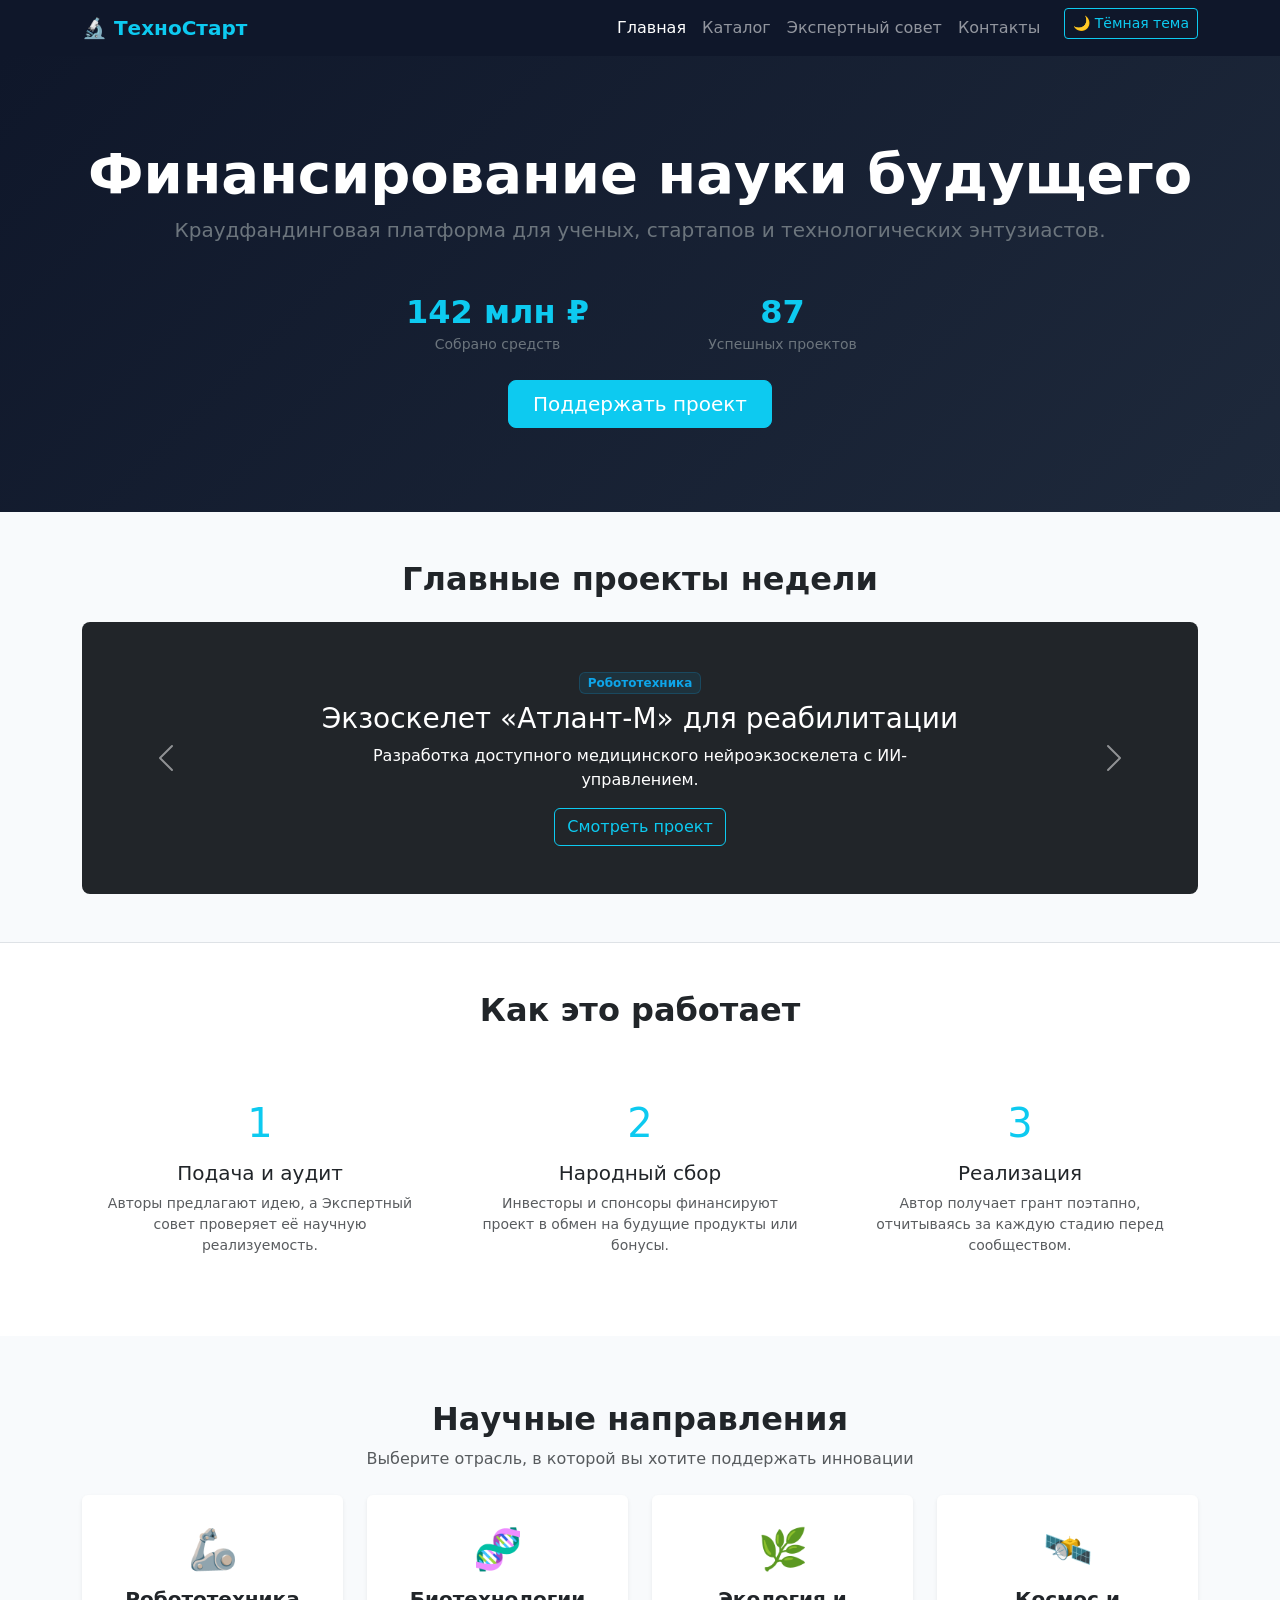
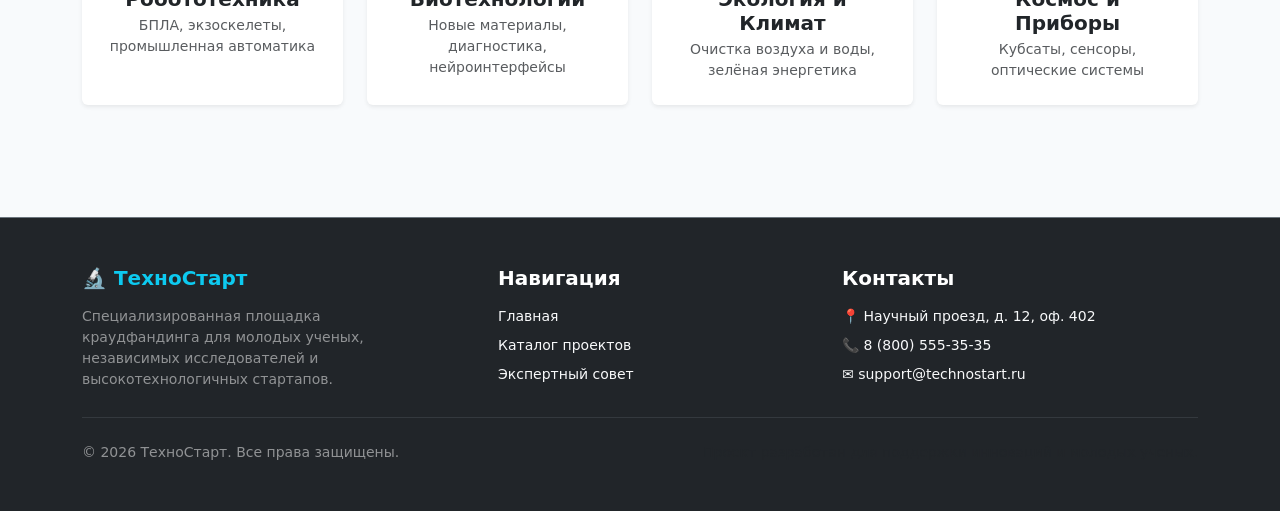
<file: index.html>
<!DOCTYPE html>
<html lang="ru">
<head>
    <meta charset="UTF-8">
    <meta name="viewport" content="width=device-width, initial-scale=1.0">
    <title>ТехноСтарт — Научный краудфандинг</title>
    <link href="https://cdn.jsdelivr.net/npm/bootstrap@5.3.3/dist/css/bootstrap.min.css" rel="stylesheet">
    <link rel="stylesheet" href="css/custom.css">
</head>
<body>
    <nav class="navbar navbar-expand-lg navbar-dark bg-dark sticky-top">
        <div class="container">
            <a class="navbar-brand fw-bold text-info" href="index.html">🔬 ТехноСтарт</a>
            <button class="navbar-toggler" type="button" data-bs-toggle="collapse" data-bs-target="#navbarNav">
                <span class="navbar-toggler-icon"></span>
            </button>
            <div class="collapse navbar-collapse" id="navbarNav">
                <ul class="navbar-nav ms-auto">
                    <li class="nav-item"><a class="nav-link active" href="index.html">Главная</a></li>
                    <li class="nav-item"><a class="nav-link" href="catalog.html">Каталог</a></li>
                    <li class="nav-item"><a class="nav-link" href="experts.html">Экспертный совет</a></li>
                    <li class="nav-item"><a class="nav-link" href="contacts.html">Контакты</a></li>
                    <li class="nav-item ms-lg-3 mt-2 mt-lg-0">
                    <button id="theme-toggle" class="btn btn-outline-info btn-sm" type="button" title="Сменить тему">
                    🌙 Тёмная тема
                    </button>
                </ul>
            </div>
        </div>
    </nav>

    <main>
        <section class="hero-section text-center">
            <div class="container py-4">
                <h1 class="display-4 fw-bold">Финансирование науки будущего</h1>
                <p class="lead text-muted-light text-secondary">Краудфандинговая платформа для ученых, стартапов и технологических энтузиастов.</p>
                <div class="row g-4 justify-content-center my-4">
                    <div class="col-6 col-md-3">
                        <h2 class="text-info fw-bold mb-0">142 млн ₽</h2>
                        <small class="text-secondary">Собрано средств</small>
                    </div>
                    <div class="col-6 col-md-3">
                        <h2 class="text-info fw-bold mb-0">87</h2>
                        <small class="text-secondary">Успешных проектов</small>
                    </div>
                </div>
                <a href="catalog.html" class="btn btn-info btn-lg text-white px-4">Поддержать проект</a>
            </div>
        </section>

        <section class="container my-5">
            <h2 class="text-center fw-bold mb-4">Главные проекты недели</h2>
            <div id="projectCarousel" class="carousel slide" data-bs-ride="carousel">
                <div class="carousel-inner bg-dark text-white rounded-3">
                    <div class="carousel-item active p-5 text-center">
                        <span class="badge badge-tech mb-2">Робототехника</span>
                        <h3>Экзоскелет «Атлант-М» для реабилитации</h3>
                        <p class="mx-auto style-desc" style="max-width: 600px;">Разработка доступного медицинского нейроэкзоскелета с ИИ-управлением.</p>
                        <a href="product1.html" class="btn btn-outline-info">Смотреть проект</a>
                    </div>
                    <div class="carousel-item p-5 text-center">
                        <span class="badge badge-tech mb-2">Биотехнологии</span>
                        <h3>Биоразлагаемый пластик из водорослей</h3>
                        <p class="mx-auto style-desc" style="max-width: 600px;">Создание упаковочного материала, исчезающего в почве за 14 дней.</p>
                        <a href="product2.html" class="btn btn-outline-info">Смотреть проект</a>
                    </div>
                </div>
                <button class="carousel-control-prev" type="button" data-bs-target="#projectCarousel" data-bs-slide="prev">
                    <span class="carousel-control-prev-icon"></span>
                </button>
                <button class="carousel-control-next" type="button" data-bs-target="#projectCarousel" data-bs-slide="next">
                    <span class="carousel-control-next-icon"></span>
                </button>
            </div>
        </section>

        <section class="bg-white py-5 border-top">
            <div class="container">
                <h2 class="text-center fw-bold mb-5">Как это работает</h2>
                <div class="row g-4 text-center">
                    <div class="col-md-4">
                        <div class="p-3">
                        <div class="fs-1 text-info mb-2">1</div>
                        <h5>Подача и аудит</h5>
                        <p class="text-muted small">Авторы предлагают идею, а Экспертный совет проверяет её научную реализуемость.</p>
                        </div>
                    </div>
                    <div class="col-md-4">
                        <div class="p-3">
                        <div class="fs-1 text-info mb-2">2</div>
                        <h5>Народный сбор</h5>
                        <p class="text-muted small">Инвесторы и спонсоры финансируют проект в обмен на будущие продукты или бонусы.</p>
                        </div>
                    </div>
                    <div class="col-md-4">
                        <div class="p-3">
                        <div class="fs-1 text-info mb-2">3</div>
                        <h5>Реализация</h5>
                        <p class="text-muted small">Автор получает грант поэтапно, отчитываясь за каждую стадию перед сообществом.</p>
                        </div>
                    </div>
                </div>
            </div>
        </section>

        <section class="container my-5 py-3">
            <h2 class="text-center fw-bold mb-2">Научные направления</h2>
            <p class="text-center text-muted mb-4">Выберите отрасль, в которой вы хотите поддержать инновации</p>
            <div class="row g-4">
                <div class="col-6 col-lg-3">
                    <a href="catalog.html" class="text-decoration-none">
                        <div class="card h-100 border-0 shadow-sm p-4 text-center project-card">
                        <div class="fs-1 mb-2">🦾</div>
                        <h5 class="fw-bold mb-1">Робототехника</h5>
                        <small class="text-muted">БПЛА, экзоскелеты, промышленная автоматика</small>
                        </div>
                    </a>
                </div>
                <div class="col-6 col-lg-3">
                    <a href="catalog.html" class="text-decoration-none">
                        <div class="card h-100 border-0 shadow-sm p-4 text-center project-card">
                        <div class="fs-1 mb-2">🧬</div>
                        <h5 class="fw-bold mb-1">Биотехнологии</h5>
                        <small class="text-muted">Новые материалы, диагностика, нейроинтерфейсы</small>
                        </div>
                    </a>
                </div>
                <div class="col-6 col-lg-3">
                    <a href="catalog.html" class="text-decoration-none">
                        <div class="card h-100 border-0 shadow-sm p-4 text-center project-card">
                        <div class="fs-1 mb-2">🌿</div>
                        <h5 class="fw-bold mb-1">Экология и Климат</h5>
                        <small class="text-muted">Очистка воздуха и воды, зелёная энергетика</small>
                        </div>
                    </a>
                </div>
                <div class="col-6 col-lg-3">
                    <a href="catalog.html" class="text-decoration-none">
                        <div class="card h-100 border-0 shadow-sm p-4 text-center project-card">
                        <div class="fs-1 mb-2">🛰️</div>
                        <h5 class="fw-bold mb-1">Космос и Приборы</h5>
                        <small class="text-muted">Кубсаты, сенсоры, оптические системы</small>
                        </div>
                    </a>
                </div>
            </div>
        </section>
    </main>
    <footer class="bg-dark text-white-50 py-5 mt-5 border-top border-secondary">
        <div class="container">
            <div class="row g-4 text-start">
                <div class="col-md-4">
                    <h5 class="text-info fw-bold mb-3">🔬 ТехноСтарт</h5>
                    <p class="small mb-0">Специализированная площадка краудфандинга для молодых ученых, независимых исследователей и высокотехнологичных стартапов.</p>
                </div>
                <div class="col-6 col-md-4 ps-md-5">
                    <h5 class="text-white fw-bold mb-3">Навигация</h5>
                    <ul class="list-unstyled small mb-0">
                        <li class="mb-2"><a href="index.html" class="link-light text-decoration-none">Главная</a></li>
                        <li class="mb-2"><a href="catalog.html" class="link-light text-decoration-none">Каталог проектов</a></li>
                        <li class="mb-2"><a href="experts.html" class="link-light text-decoration-none">Экспертный совет</a></li>
                    </ul>
                </div>
                <div class="col-6 col-md-4">
                    <h5 class="text-white fw-bold mb-3">Контакты</h5>
                    <ul class="list-unstyled small mb-0 text-light">
                        <li class="mb-2">📍 Научный проезд, д. 12, оф. 402</li>
                        <li class="mb-2">📞 8 (800) 555-35-35</li>
                        <li class="mb-2">✉️ <a href="mailto:support@technostart.ru" class="link-light text-decoration-none">support@technostart.ru</a></li>
                    </ul>
                </div>
            </div>
            <hr class="border-secondary my-4">
            <div class="d-flex flex-column flex-sm-row justify-content-between align-items-center small">
                <span class="mb-2 mb-sm-0">&copy; 2026 ТехноСтарт. Все права защищены.</span>
                <span class="text-muted text-center text-sm-end">Проект разработан для поддержки инноваций и молодых ученых.</span>
            </div>
        </div>
    </footer>
    <script
        src="https://cdn.jsdelivr.net/npm/bootstrap@5.3.3/dist/js/bootstrap.bundle.min.js">
    </script>
    <script src="js/main.js"></script>
</body>
</html>
</file>
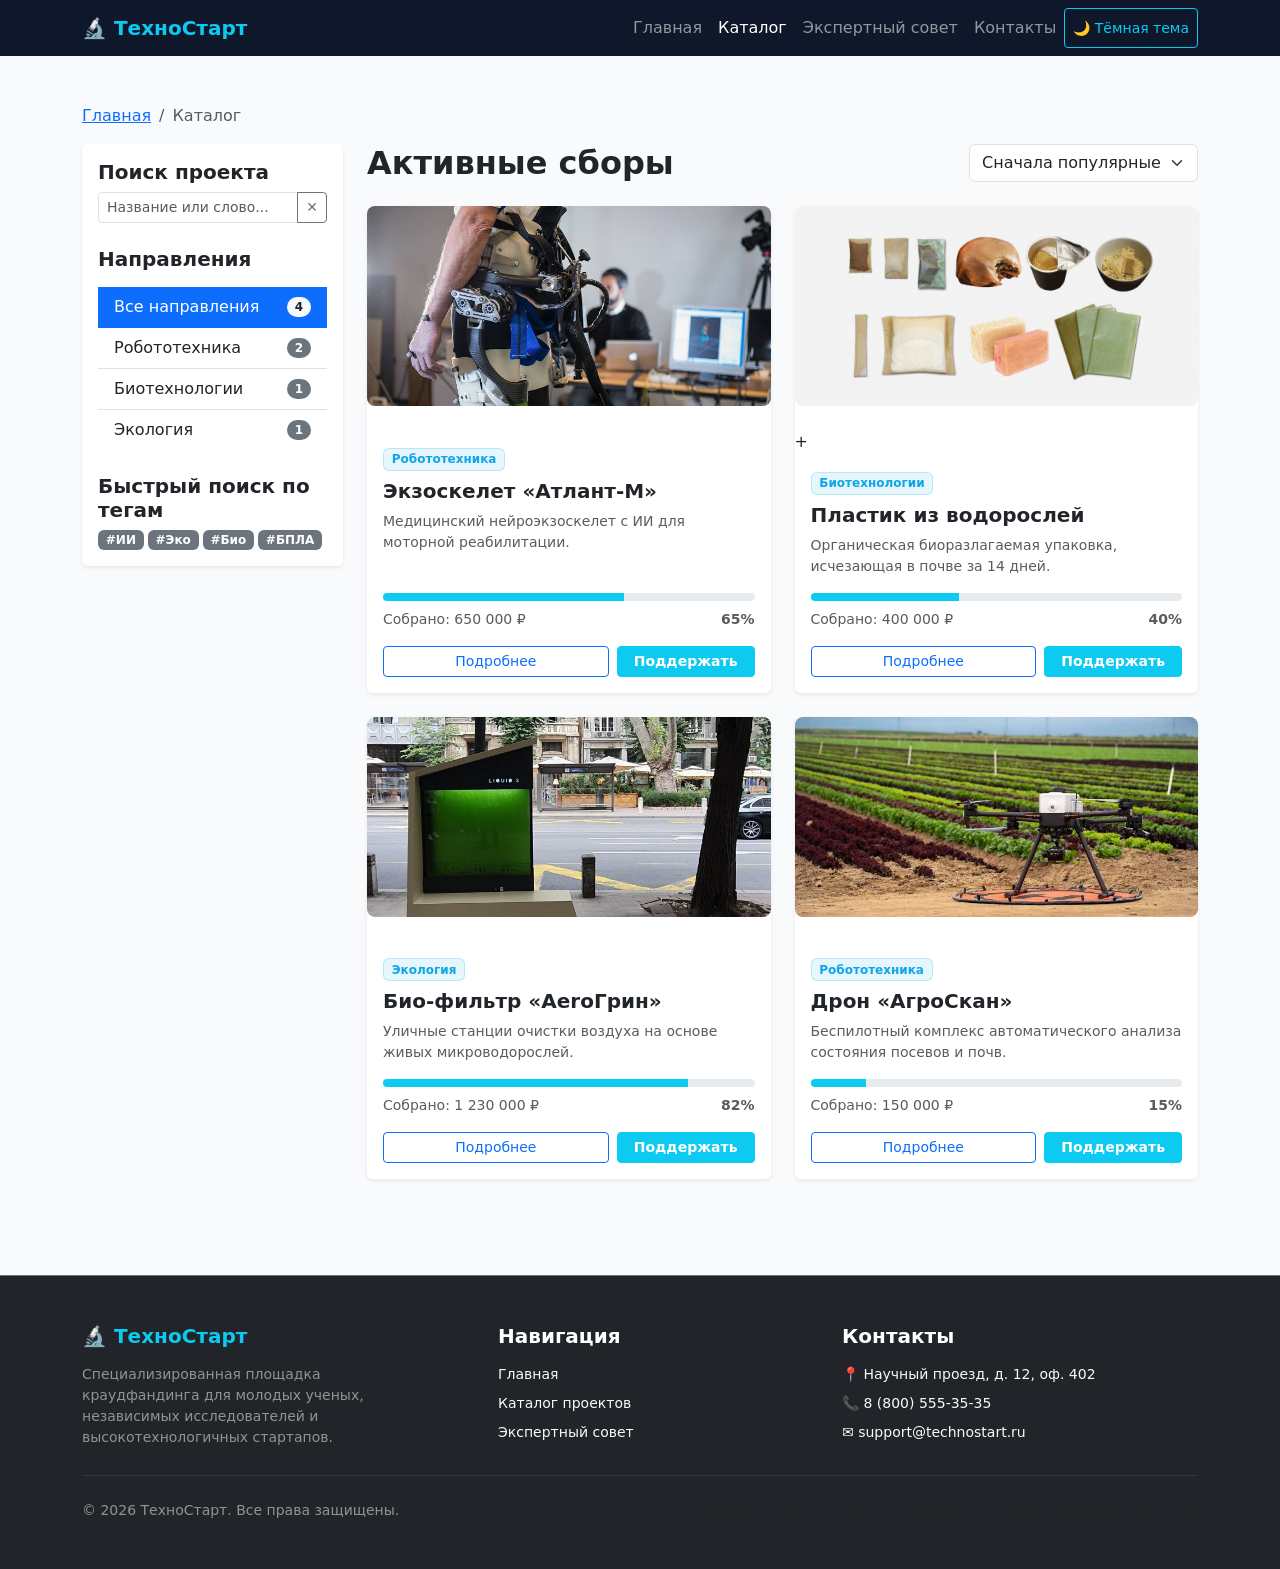
<file: catalog.html>
<!DOCTYPE html>
<html lang="ru">
<head>
    <meta charset="UTF-8">
    <meta name="viewport" content="width=device-width, initial-scale=1.0">
    <title>Каталог научных проектов — ТехноСтарт</title>
    <link href="https://cdn.jsdelivr.net/npm/bootstrap@5.3.3/dist/css/bootstrap.min.css" rel="stylesheet">
    <link rel="stylesheet" href="css/custom.css">
</head>
<body>
    <nav class="navbar navbar-expand-lg navbar-dark bg-dark sticky-top">
        <div class="container">
            <a class="navbar-brand fw-bold text-info" href="index.html">🔬 ТехноСтарт</a>
            <button class="navbar-toggler" type="button" data-bs-toggle="collapse" data-bs-target="#navbarNav">
                <span class="navbar-toggler-icon"></span>
            </button>
            <div class="collapse navbar-collapse" id="navbarNav">
                <ul class="navbar-nav ms-auto">
                    <li class="nav-item"><a class="nav-link" href="index.html">Главная</a></li>
                    <li class="nav-item"><a class="nav-link active" href="catalog.html">Каталог</a></li>
                    <li class="nav-item"><a class="nav-link" href="experts.html">Экспертный совет</a></li>
                    <li class="nav-item"><a class="nav-link" href="contacts.html">Контакты</a></li>
                    <button id="theme-toggle" class="btn btn-outline-info btn-sm" type="button" title="Сменить тему">
                        🌙 Тёмная тема
                    </button>
                </ul>
            </div>
        </div>
    </nav>

    <main class="container my-5">
        <nav aria-label="breadcrumb">
            <ol class="breadcrumb">
                <li class="breadcrumb-item"><a href="index.html">Главная</a></li>
                <li class="breadcrumb-item active"><a>Каталог</a></li>
        </nav>

        <div class="row g-4">
            <aside class="col-lg-3">
                <div class="card p-3 shadow-sm border-0 position-sticky" style="top: 90px;">
                <!-- Поле живого поиска -->
                    <h5 class="fw-bold mb-2">Поиск проекта</h5>
                    <div class="input-group mb-4">
                        <input type="search" id="project-search" class="form-control form-control-sm" placeholder="Название или слово...">
                        <button class="btn btn-outline-secondary btn-sm" type="button" id="clear-search" title="Сбросить">✕</button>
                    </div>

                    <h5 class="fw-bold mb-3">Направления</h5>
                    <div class="list-group list-group-flush mb-4">
                        <button class="list-group-item list-group-item-action d-flex justify-content-between align-items-center active">
                            Все направления <span class="badge bg-light text-dark rounded-pill">4</span>
                        </button>
                        <button class="list-group-item list-group-item-action d-flex justify-content-between align-items-center">
                            Робототехника <span class="badge bg-secondary rounded-pill">2</span>
                        </button>
                        <button class="list-group-item list-group-item-action d-flex justify-content-between align-items-center">
                            Биотехнологии <span class="badge bg-secondary rounded-pill">1</span>
                        </button>
                        <button class="list-group-item list-group-item-action d-flex justify-content-between align-items-center">
                            Экология <span class="badge bg-secondary rounded-pill">1</span>
                        </button>
                    </div>

                    <h5 class="fw-bold mb-2">Быстрый поиск по тегам</h5>
                    <div class="d-flex flex-wrap gap-1">
                        <span class="badge bg-secondary tag-badge" role="button">#ИИ</span>
                        <span class="badge bg-secondary tag-badge" role="button">#Эко</span>
                        <span class="badge bg-secondary tag-badge" role="button">#Био</span>
                        <span class="badge bg-secondary tag-badge" role="button">#БПЛА</span>
                    </div>
                </div>
            </aside>

        <section class="col-lg-9">
            <div class="d-flex justify-content-between align-items-center mb-4">
                <h2 class="fw-bold mb-0">Активные сборы</h2>
                <select class="form-select w-auto">
                    <option>Сначала популярные</option>
                    <option>По дате добавления</option>
                </select>
            </div>

            <!-- Сообщение, если ничего не найдено -->
            <div id="no-results-msg" class="alert alert-light text-center border mt-4 d-none">
            По вашему запросу проектов не найдено. Попробуйте изменить поисковый запрос или сбросить фильтры.
            </div>

            <div class="row row-cols-1 row-cols-md-2 g-4">
                <div class="col">
                    <div class="card h-100 border-0 shadow-sm project-card">
                        <img src="images/exoskeleton.jpg" class="img-fluid rounded-3 mb-4 card-img-top object-fit-cover" alt="Прототип экзоскелета Атлант-М">
                        <div class="card-body d-flex flex-column justify-content-between">
                            <div>
                                <span class="badge badge-tech mb-2">Робототехника</span>
                                <h5 class="card-title fw-bold">Экзоскелет «Атлант-М»</h5>
                                <p class="card-text text-muted small">Медицинский нейроэкзоскелет с ИИ для моторной реабилитации.</p>
                            </div>
                            <div class="mt-3">
                                <div class="progress mb-2" style="height: 8px;">
                                    <div class="progress-bar bg-info" style="width: 65%"></div>
                                </div>
                                <div class="d-flex justify-content-between text-muted small mb-3">
                                    <span>Собрано: 650 000 ₽</span>
                                    <strong>65%</strong>
                                </div>
                                <div class="d-flex gap-2">
                                    <a href="product1.html" class="btn btn-outline-primary btn-sm flex-grow-1">Подробнее</a>
                                    <button class="btn btn-info btn-sm text-white fw-bold px-3" data-bs-toggle="modal" data-bs-target="#quickSupportModal">Поддержать</button>
                                </div>
                            </div>
                        </div>
                    </div>
                </div>

                <div class="col">
                    <div class="card h-100 border-0 shadow-sm project-card">
                        <img src="images/plastic.jpg" class="img-fluid rounded-3 mb-4 card-img-top object-fit-cover" alt="Пластик из водорослей">+
                        <div class="card-body d-flex flex-column justify-content-between">
                            <div>
                                <span class="badge badge-tech mb-2">Биотехнологии</span>
                                <h5 class="card-title fw-bold">Пластик из водорослей</h5>
                                <p class="card-text text-muted small">Органическая биоразлагаемая упаковка, исчезающая в почве за 14 дней.</p>
                            </div>
                            <div class="mt-3">
                                <div class="progress mb-2" style="height: 8px;">
                                    <div class="progress-bar bg-info" style="width: 40%"></div>
                                </div>
                                <div class="d-flex justify-content-between text-muted small mb-3">
                                    <span>Собрано: 400 000 ₽</span>
                                    <strong>40%</strong>
                                </div>
                                <div class="d-flex gap-2">
                                    <a href="product2.html" class="btn btn-outline-primary btn-sm flex-grow-1">Подробнее</a>
                                    <button class="btn btn-info btn-sm text-white fw-bold px-3" data-bs-toggle="modal" data-bs-target="#quickSupportModal">Поддержать</button>
                                </div>
                            </div>
                        </div>
                    </div>
                </div>

                <div class="col">
                    <div class="card h-100 border-0 shadow-sm project-card">
                        <img src="images/aerogreen.jpg" class="img-fluid rounded-3 mb-4 card-img-top object-fit-cover" alt="Био-фильтр «AeroГрин»">
                        <div class="card-body d-flex flex-column justify-content-between">
                            <div>
                                <span class="badge badge-tech mb-2">Экология</span>
                                <h5 class="card-title fw-bold">Био-фильтр «AeroГрин»</h5>
                                <p class="card-text text-muted small">Уличные станции очистки воздуха на основе живых микроводорослей.</p>
                            </div>
                            <div class="mt-3">
                                <div class="progress mb-2" style="height: 8px;">
                                    <div class="progress-bar bg-info" style="width: 82%"></div>
                                </div>
                                <div class="d-flex justify-content-between text-muted small mb-3">
                                    <span>Собрано: 1 230 000 ₽</span>
                                    <strong>82%</strong>
                                </div>
                                <div class="d-flex gap-2">
                                    <a href="product3.html" class="btn btn-outline-primary btn-sm flex-grow-1">Подробнее</a>
                                    <button class="btn btn-info btn-sm text-white fw-bold px-3" data-bs-toggle="modal" data-bs-target="#quickSupportModal">Поддержать</button>
                                </div>
                            </div>
                        </div>
                    </div>
                </div>

                <div class="col">
                    <div class="card h-100 border-0 shadow-sm project-card">
                        <img src="images/agroscan.jpg" class="img-fluid rounded-3 mb-4 card-img-top object-fit-cover" alt="Дрон «АгроСкан»">
                        <div class="card-body d-flex flex-column justify-content-between">
                            <div>
                                <span class="badge badge-tech mb-2">Робототехника</span>
                                <h5 class="card-title fw-bold">Дрон «АгроСкан»</h5>
                                <p class="card-text text-muted small">Беспилотный комплекс автоматического анализа состояния посевов и почв.</p>
                            </div>
                            <div class="mt-3">
                                <div class="progress mb-2" style="height: 8px;">
                                    <div class="progress-bar bg-info" style="width: 15%"></div>
                                </div>
                                <div class="d-flex justify-content-between text-muted small mb-3">
                                    <span>Собрано: 150 000 ₽</span>
                                    <strong>15%</strong>
                                </div>
                                <div class="d-flex gap-2">
                                    <a href="product4.html" class="btn btn-outline-primary btn-sm flex-grow-1">Подробнее</a>
                                    <button class="btn btn-info btn-sm text-white fw-bold px-3" data-bs-toggle="modal" data-bs-target="#quickSupportModal">Поддержать</button>
                                </div>
                            </div>
                        </div>
                    </div>
                </div>
            </div>
        </section>
  </main>

  <!-- Модальное окно быстрой поддержки -->
  <div class="modal fade" id="quickSupportModal" tabindex="-1">
    <div class="modal-dialog">
      <div class="modal-content">
        <div class="modal-header">
          <h5 class="modal-title fw-bold">Быстрая поддержка проекта</h5>
          <button type="button" class="btn-close" data-bs-close="modal"></button>
        </div>
        <div class="modal-body">
          <form>
            <div class="mb-3">
              <label class="form-label">Сумма взноса (₽)</label>
              <input type="number" class="form-value form-control" value="1000">
            </div>
            <div class="mb-3">
              <label class="form-label">Ваше имя (или анонимно)</label>
              <input type="text" class="form-value form-control" placeholder="Иван И.">
            </div>
            <div class="form-check mb-3">
              <input type="checkbox" class="form-check-input" id="termsCheck">
              <label class="form-check-label small" for="termsCheck">Согласен с правилами платформы</label>
            </div>
            <button type="submit" class="btn btn-info w-100 text-white">Перейти к оплате</button>
          </form>
        </div>
      </div>
    </div>
  </div>

    <footer class="bg-dark text-white-50 py-5 mt-5 border-top border-secondary">
        <div class="container">
            <div class="row g-4 text-start">
                <div class="col-md-4">
                    <h5 class="text-info fw-bold mb-3">🔬 ТехноСтарт</h5>
                    <p class="small mb-0">Специализированная площадка краудфандинга для молодых ученых, независимых исследователей и высокотехнологичных стартапов.</p>
                </div>
                <div class="col-6 col-md-4 ps-md-5">
                    <h5 class="text-white fw-bold mb-3">Навигация</h5>
                    <ul class="list-unstyled small mb-0">
                        <li class="mb-2"><a href="index.html" class="link-light text-decoration-none">Главная</a></li>
                        <li class="mb-2"><a href="catalog.html" class="link-light text-decoration-none">Каталог проектов</a></li>
                        <li class="mb-2"><a href="experts.html" class="link-light text-decoration-none">Экспертный совет</a></li>
                    </ul>
                </div>
                <div class="col-6 col-md-4">
                    <h5 class="text-white fw-bold mb-3">Контакты</h5>
                    <ul class="list-unstyled small mb-0 text-light">
                        <li class="mb-2">📍 Научный проезд, д. 12, оф. 402</li>
                        <li class="mb-2">📞 8 (800) 555-35-35</li>
                        <li class="mb-2">✉️ <a href="mailto:support@technostart.ru" class="link-light text-decoration-none">support@technostart.ru</a></li>
                    </ul>
                </div>
            </div>
            <hr class="border-secondary my-4">
            <div class="d-flex flex-column flex-sm-row justify-content-between align-items-center small">
                <span class="mb-2 mb-sm-0">&copy; 2026 ТехноСтарт. Все права защищены.</span>
                <span class="text-muted text-center text-sm-end">Проект разработан для поддержки инноваций и молодых ученых.</span>
            </div>
        </div>
    </footer>

    <script src="https://cdn.jsdelivr.net/npm/bootstrap@5.3.3/dist/js/bootstrap.bundle.min.js"></script>
    <script src="js/main.js"></script>
</body>
</html>
</file>
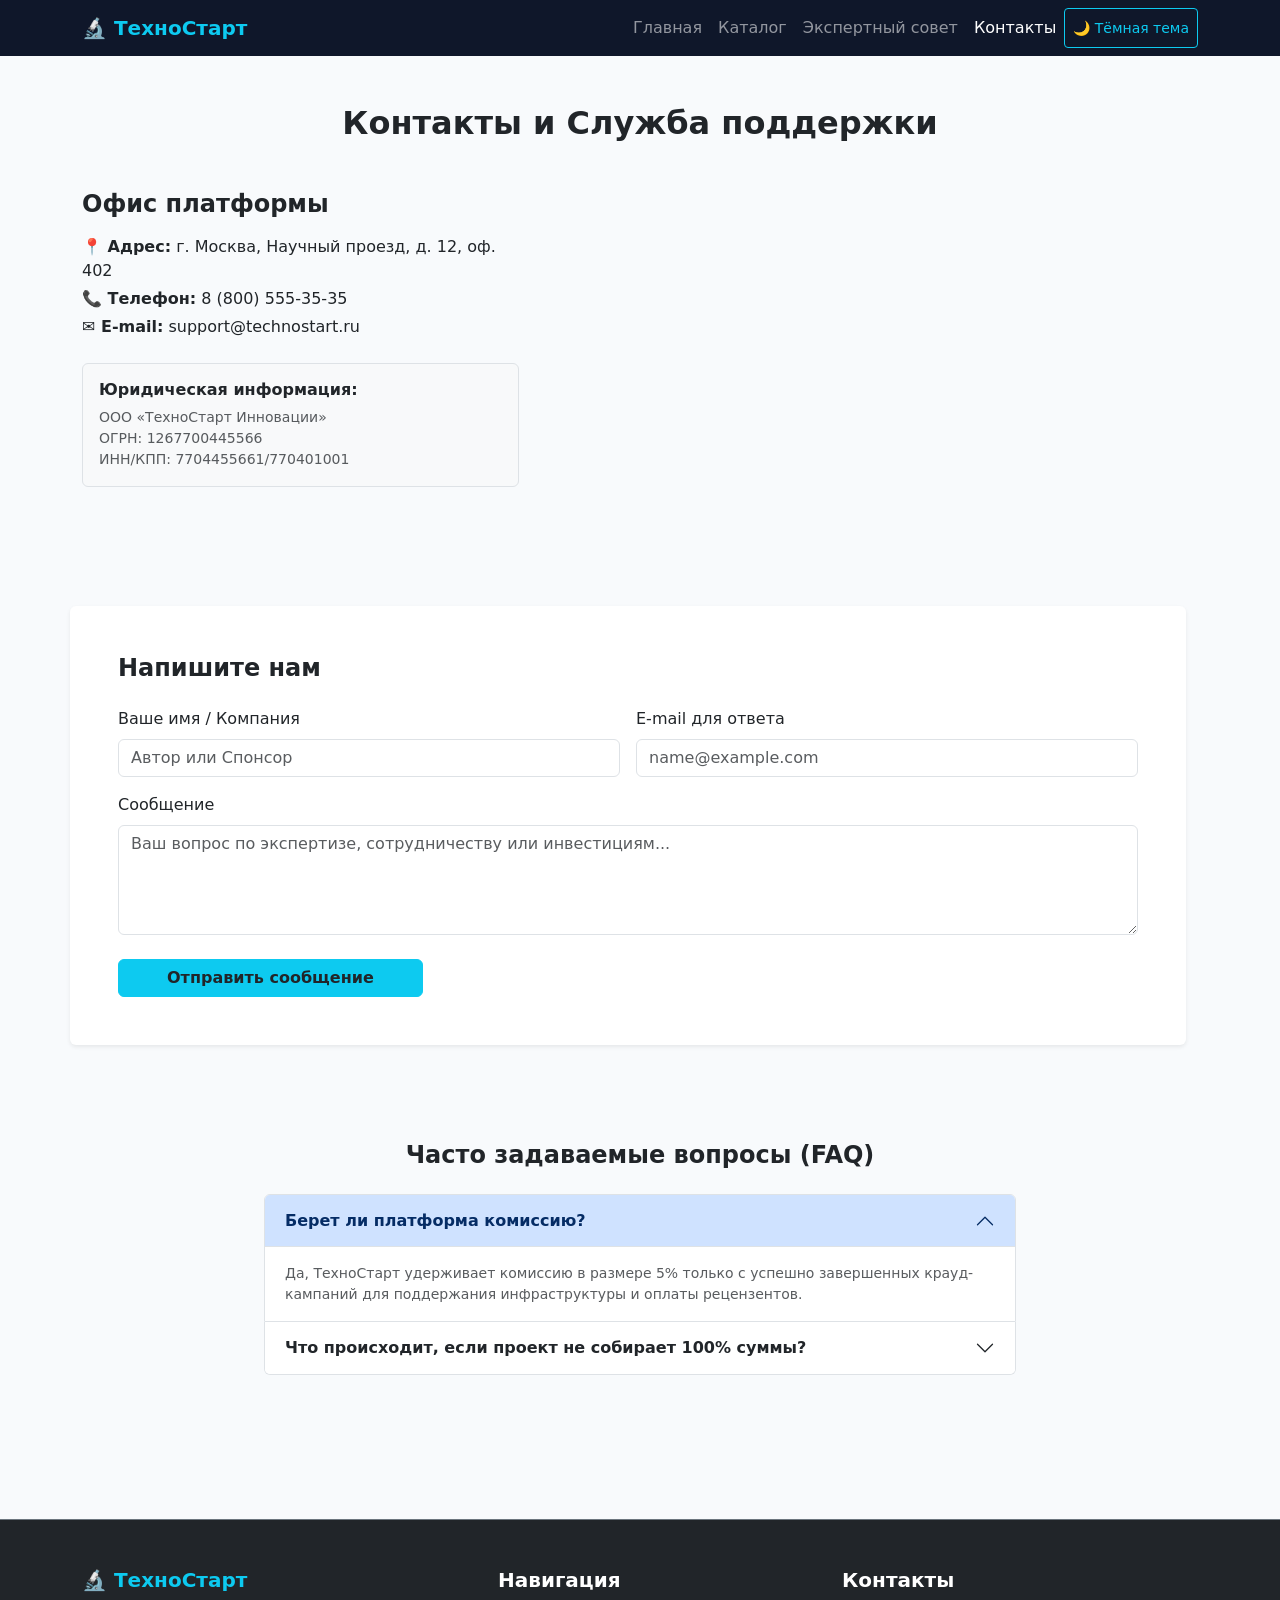
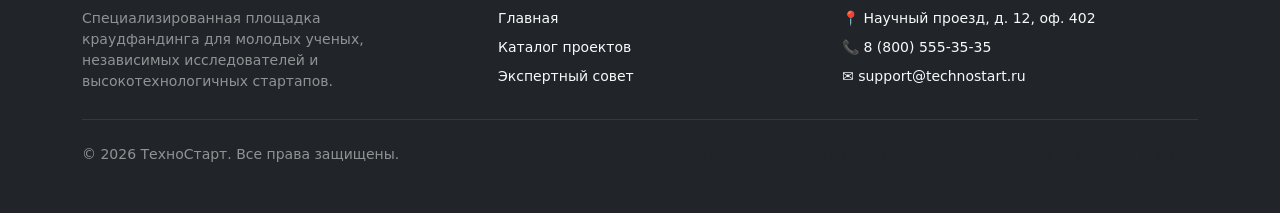
<file: contacts.html>
<!DOCTYPE html>
<html lang="ru">
<head>
    <meta charset="UTF-8">
    <meta name="viewport" content="width=device-width, initial-scale=1.0">
    <title>Контакты — ТехноСтарт</title>
    <link href="https://cdn.jsdelivr.net/npm/bootstrap@5.3.3/dist/css/bootstrap.min.css" rel="stylesheet">
    <link rel="stylesheet" href="css/custom.css">
</head>
<body>
    <nav class="navbar navbar-expand-lg navbar-dark bg-dark sticky-top">
        <div class="container">
            <a class="navbar-brand fw-bold text-info" href="index.html">🔬 ТехноСтарт</a>
            <button class="navbar-toggler" type="button" data-bs-toggle="collapse" data-bs-target="#navbarNav">
                <span class="navbar-toggler-icon"></span>
            </button>
            <div class="collapse navbar-collapse" id="navbarNav">
                <ul class="navbar-nav ms-auto">
                    <li class="nav-item"><a class="nav-link" href="index.html">Главная</a></li>
                    <li class="nav-item"><a class="nav-link" href="catalog.html">Каталог</a></li>
                    <li class="nav-item"><a class="nav-link" href="experts.html">Экспертный совет</a></li>
                    <li class="nav-item"><a class="nav-link active" href="contacts.html">Контакты</a></li>
                    <button id="theme-toggle" class="btn btn-outline-info btn-sm" type="button" title="Сменить тему">
                        🌙 Тёмная тема
                    </button>
                </ul>
            </div>
        </div>
    </nav>

    <main class="container my-5">
        <h2 class="fw-bold text-center mb-5">Контакты и Служба поддержки</h2>

        <div class="row g-5 mb-5">
            <div class="col-lg-5">
                <h4 class="fw-bold mb-3">Офис платформы</h4>
                <p class="mb-1"><strong>📍 Адрес:</strong> г. Москва, Научный проезд, д. 12, оф. 402</p>
                <p class="mb-1"><strong>📞 Телефон:</strong> 8 (800) 555-35-35</p>
                <p class="mb-4"><strong>✉️ E-mail:</strong> support@technostart.ru</p>

                <div class="p-3 bg-light rounded border text-muted small">
                <h6 class="fw-bold text-dark mb-2">Юридическая информация:</h6>
                ООО «ТехноСтарт Инновации»<br>
                ОГРН: 1267700445566<br>
                ИНН/КПП: 7704455661/770401001
            </div>
        </div>
        <div class="col-12 col-lg-7">
            <div class="sim-card p-2 rounded h-100">
                <div class="ratio ratio-16x9 h-100" style="min-height: 400px;">
                    <iframe 
                    src="https://yandex.ru/map-widget/v1/?ll=37.554313%2C55.656778&z=15&pt=37.554313,55.656423,pm2rdm"
                    style="border:0; border-radius: 6px;" 
                    allowfullscreen="true" 
                    loading="lazy">
                    </iframe>
                </div>
            </div>
        </div>
        <div class="row mb-5">
            <div class="col-12">
                <div class="card p-4 p-md-5 border-0 shadow-sm">
                    <h4 class="fw-bold mb-4">Напишите нам</h4>
                    <form id="contact-form">
                        <div class="row g-3 mb-3">
                            <div class="col-md-6">
                                <label class="form-label">Ваше имя / Компания</label>
                                <input type="text" class="form-control" required placeholder="Автор или Спонсор">
                            </div>
                            <div class="col-md-6">
                                <label class="form-label">E-mail для ответа</label>
                                <input type="email" class="form-control" required placeholder="name@example.com">
                            </div>
                        </div>
                        <div class="mb-4">
                            <label class="form-label">Сообщение</label>
                            <textarea class="form-control" rows="4" required placeholder="Ваш вопрос по экспертизе, сотрудничеству или инвестициям..."></textarea>
                        </div>
                        <div id="contact-success-alert" class="alert alert-success alert-dismissible fade show d-none" role="alert">
                            <strong>✅ Обращение отправлено!</strong> Мы получили ваше сообщение и ответим на указанный E-mail в течение 24 часов.
                            <button type="button" class="btn-close" data-bs-dismiss="alert" aria-label="Закрыть"></button>
                        </div>
                        <button type="submit" class="btn btn-info text-dark fw-bold px-5">Отправить сообщение</button>
                    </form>
                    </div>
            </div>
        </div>

        <section class="mt-5" style="max-width: 800px; margin: 0 auto;">
            <h4 class="fw-bold text-center mb-4">Часто задаваемые вопросы (FAQ)</h4>
            <div class="accordion" id="faqAccordion">
                <div class="accordion-item">
                    <h2 class="accordion-header">
                        <button class="accordion-button fw-bold" type="button" data-bs-toggle="collapse" data-bs-target="#faq1">
                            Берет ли платформа комиссию?
                        </button>
                    </h2>
                    <div id="faq1" class="accordion-collapse collapse show" data-bs-parent="#faqAccordion">
                        <div class="accordion-body text-muted small">
                            Да, ТехноСтарт удерживает комиссию в размере 5% только с успешно завершенных крауд-кампаний для поддержания инфраструктуры и оплаты рецензентов.
                        </div>
                    </div>
                </div>
                <div class="accordion-item">
                    <h2 class="accordion-header">
                        <button class="accordion-button collapsed fw-bold" type="button" data-bs-toggle="collapse" data-bs-target="#faq2">
                            Что происходит, если проект не собирает 100% суммы?
                        </button>
                    </h2>
                <div id="faq2" class="accordion-collapse collapse" data-bs-parent="#faqAccordion">
                    <div class="accordion-body text-muted small">
                        Если проект не набирает минимальный целевой порог реализации, все собранные средства в полном объеме автоматически возвращаются на счета спонсоров.
                    </div>
                </div>
                </div>
            </div>
        </section>
    </main>

    <footer class="bg-dark text-white-50 py-5 mt-5 border-top border-secondary">
        <div class="container">
            <div class="row g-4 text-start">
                <div class="col-md-4">
                    <h5 class="text-info fw-bold mb-3">🔬 ТехноСтарт</h5>
                    <p class="small mb-0">Специализированная площадка краудфандинга для молодых ученых, независимых исследователей и высокотехнологичных стартапов.</p>
                </div>
                <div class="col-6 col-md-4 ps-md-5">
                    <h5 class="text-white fw-bold mb-3">Навигация</h5>
                    <ul class="list-unstyled small mb-0">
                        <li class="mb-2"><a href="index.html" class="link-light text-decoration-none">Главная</a></li>
                        <li class="mb-2"><a href="catalog.html" class="link-light text-decoration-none">Каталог проектов</a></li>
                        <li class="mb-2"><a href="experts.html" class="link-light text-decoration-none">Экспертный совет</a></li>
                    </ul>
                </div>
                <div class="col-6 col-md-4">
                    <h5 class="text-white fw-bold mb-3">Контакты</h5>
                    <ul class="list-unstyled small mb-0 text-light">
                        <li class="mb-2">📍 Научный проезд, д. 12, оф. 402</li>
                        <li class="mb-2">📞 8 (800) 555-35-35</li>
                        <li class="mb-2">✉️ <a href="mailto:support@technostart.ru" class="link-light text-decoration-none">support@technostart.ru</a></li>
                    </ul>
                </div>
            </div>
            <hr class="border-secondary my-4">
            <div class="d-flex flex-column flex-sm-row justify-content-between align-items-center small">
                <span class="mb-2 mb-sm-0">&copy; 2026 ТехноСтарт. Все права защищены.</span>
                <span class="text-muted text-center text-sm-end">Проект разработан для поддержки инноваций и молодых ученых.</span>
            </div>
        </div>
    </footer>
    <script src="https://cdn.jsdelivr.net/npm/bootstrap@5.3.3/dist/js/bootstrap.bundle.min.js"></script>
    <script src="js/main.js"></script>
</body>
</html>
</file>
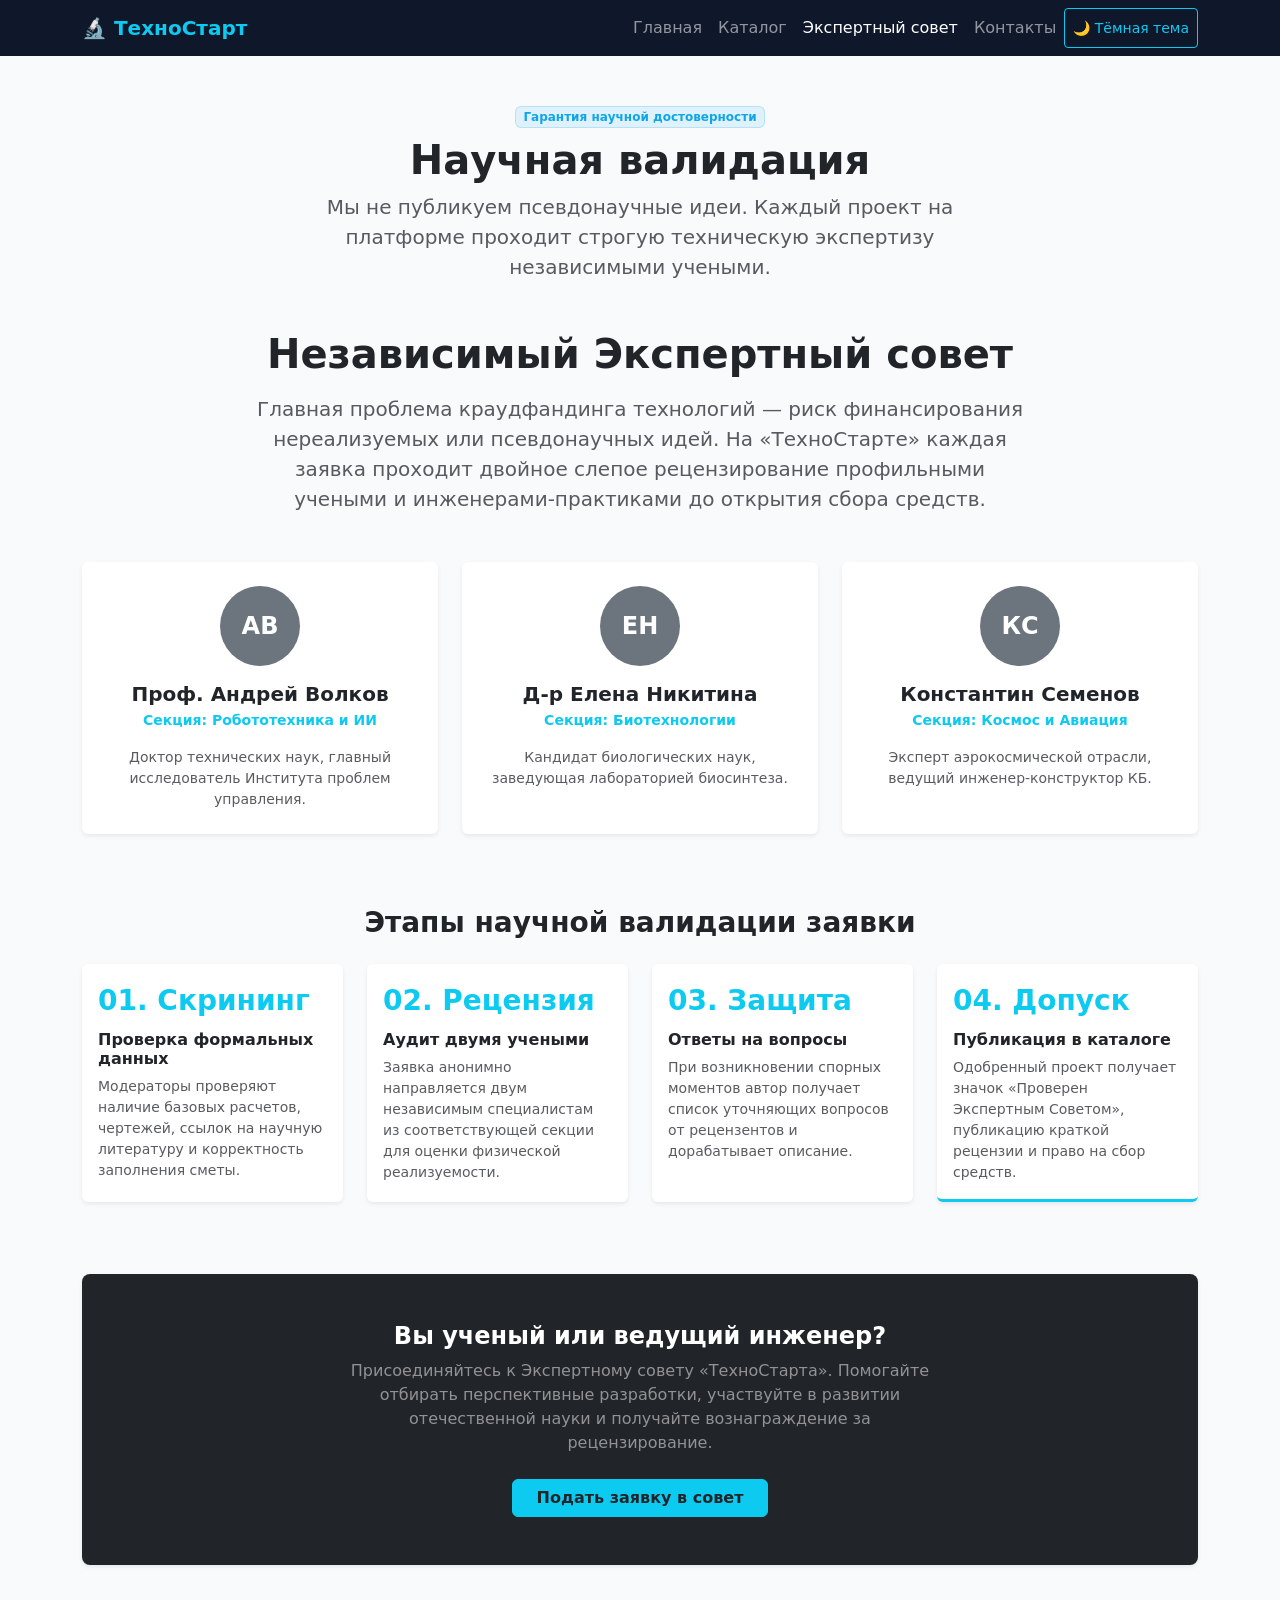
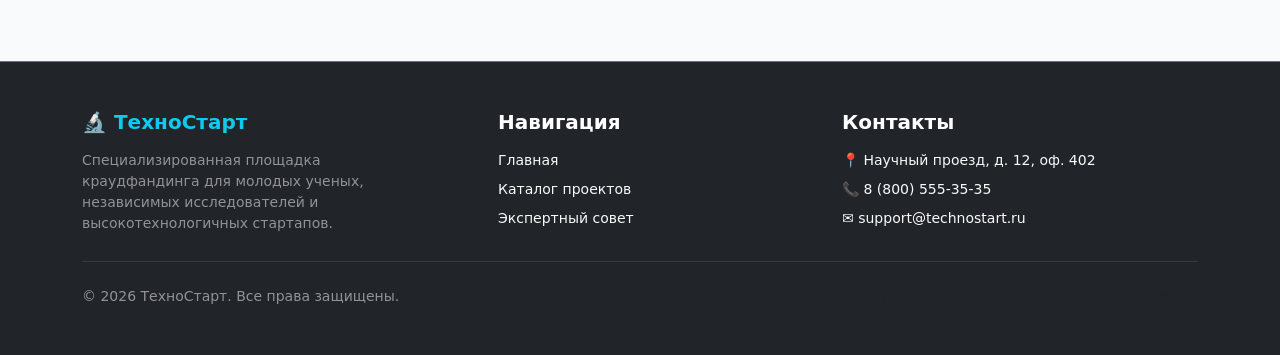
<file: experts.html>
<!DOCTYPE html>
<html lang="ru">
<head>
    <meta charset="UTF-8">
    <meta name="viewport" content="width=device-width, initial-scale=1.0">
    <title>Экспертный совет — ТехноСтарт</title>
    <link href="https://cdn.jsdelivr.net/npm/bootstrap@5.3.3/dist/css/bootstrap.min.css" rel="stylesheet">
    <link rel="stylesheet" href="css/custom.css">
</head>
<body>
    <nav class="navbar navbar-expand-lg navbar-dark bg-dark sticky-top">
        <div class="container">
            <a class="navbar-brand fw-bold text-info" href="index.html">🔬 ТехноСтарт</a>
            <button class="navbar-toggler" type="button" data-bs-toggle="collapse" data-bs-target="#navbarNav">
                <span class="navbar-toggler-icon"></span>
            </button>
            <div class="collapse navbar-collapse" id="navbarNav">
                <ul class="navbar-nav ms-auto">
                    <li class="nav-item"><a class="nav-link" href="index.html">Главная</a></li>
                    <li class="nav-item"><a class="nav-link" href="catalog.html">Каталог</a></li>
                    <li class="nav-item"><a class="nav-link active" href="experts.html">Экспертный совет</a></li>
                    <li class="nav-item"><a class="nav-link" href="contacts.html">Контакты</a></li>
                    <button id="theme-toggle" class="btn btn-outline-info btn-sm" type="button" title="Сменить тему">
                        🌙 Тёмная тема
                    </button>
                </ul>
            </div>
        </div>
    </nav>

    <main class="container my-5">
        <div class="text-center mb-5" style="max-width: 700px; margin: 0 auto;">
            <span class="badge badge-tech mb-2">Гарантия научной достоверности</span>
            <h1 class="fw-bold">Научная валидация</h1>
            <p class="lead text-muted">Мы не публикуем псевдонаучные идеи. Каждый проект на платформе проходит строгую техническую экспертизу независимыми учеными.</p>
        </div>
        <div class="text-center mb-5 mx-auto" style="max-width: 780px;">
            <h1 class="fw-bold mb-3">Независимый Экспертный совет</h1>
            <p class="lead text-muted">
                Главная проблема краудфандинга технологий — риск финансирования нереализуемых или псевдонаучных идей. 
                На «ТехноСтарте» каждая заявка проходит двойное слепое рецензирование профильными учеными и инженерами-практиками до открытия сбора средств.
            </p>
        </div>
        <div class="row row-cols-1 row-cols-md-3 g-4 mb-5">
            <div class="col">
                <div class="card h-100 text-center border-0 shadow-sm p-4">
                <div class="rounded-circle bg-secondary text-white mx-auto mb-3 d-flex align-items-center justify-content-center fw-bold" style="width: 80px; height: 80px; font-size: 1.5rem;">АВ</div>
                <h5 class="fw-bold mb-1">Проф. Андрей Волков</h5>
                <small class="text-info mb-3 d-block fw-semibold">Секция: Робототехника и ИИ</small>
                <p class="text-muted small mb-0">Доктор технических наук, главный исследователь Института проблем управления.</p>
            </div>
        </div>

        <div class="col">
            <div class="card h-100 text-center border-0 shadow-sm p-4">
                <div class="rounded-circle bg-secondary text-white mx-auto mb-3 d-flex align-items-center justify-content-center fw-bold" style="width: 80px; height: 80px; font-size: 1.5rem;">ЕН</div>
                <h5 class="fw-bold mb-1">Д-р Елена Никитина</h5>
                <small class="text-info mb-3 d-block fw-semibold">Секция: Биотехнологии</small>
                <p class="text-muted small mb-0">Кандидат биологических наук, заведующая лабораторией биосинтеза.</p>
            </div>
        </div>

        <div class="col">
            <div class="card h-100 text-center border-0 shadow-sm p-4">
                <div class="rounded-circle bg-secondary text-white mx-auto mb-3 d-flex align-items-center justify-content-center fw-bold" style="width: 80px; height: 80px; font-size: 1.5rem;">КС</div>
                    <h5 class="fw-bold mb-1">Константин Семенов</h5>
                    <small class="text-info mb-3 d-block fw-semibold">Секция: Космос и Авиация</small>
                    <p class="text-muted small mb-0">Эксперт аэрокосмической отрасли, ведущий инженер-конструктор КБ.</p>
                </div>
            </div>
        </div>
        <section class="my-5 py-4">
            <h3 class="fw-bold text-center mb-4">Этапы научной валидации заявки</h3>
            <div class="row g-4">
                <div class="col-md-3">
                    <div class="card h-100 border-0 shadow-sm p-3">
                        <div class="fs-3 text-info fw-bold mb-2">01. Скрининг</div>
                        <h6 class="fw-bold">Проверка формальных данных</h6>
                        <p class="text-muted small mb-0">Модераторы проверяют наличие базовых расчетов, чертежей, ссылок на научную литературу и корректность заполнения сметы.</p>
                    </div>
                </div>
                <div class="col-md-3">
                    <div class="card h-100 border-0 shadow-sm p-3">
                        <div class="fs-3 text-info fw-bold mb-2">02. Рецензия</div>
                        <h6 class="fw-bold">Аудит двумя учеными</h6>
                        <p class="text-muted small mb-0">Заявка анонимно направляется двум независимым специалистам из соответствующей секции для оценки физической реализуемости.</p>
                    </div>
                </div>
                <div class="col-md-3">
                    <div class="card h-100 border-0 shadow-sm p-3">
                        <div class="fs-3 text-info fw-bold mb-2">03. Защита</div>
                        <h6 class="fw-bold">Ответы на вопросы</h6>
                        <p class="text-muted small mb-0">При возникновении спорных моментов автор получает список уточняющих вопросов от рецензентов и дорабатывает описание.</p>
                    </div>
                </div>
                <div class="col-md-3">
                    <div class="card h-100 border-0 shadow-sm p-3 border-bottom border-info border-3">
                        <div class="fs-3 text-info fw-bold mb-2">04. Допуск</div>
                        <h6 class="fw-bold">Публикация в каталоге</h6>
                        <p class="text-muted small mb-0">Одобренный проект получает значок «Проверен Экспертным Советом», публикацию краткой рецензии и право на сбор средств.</p>
                    </div>
                </div>
            </div>
        </section>
        <div class="bg-dark text-white rounded-3 p-4 p-md-5 text-center shadow-sm">
            <h4 class="fw-bold mb-2">Вы ученый или ведущий инженер?</h4>
            <p class="text-white-50 mx-auto mb-4" style="max-width: 600px;">
                Присоединяйтесь к Экспертному совету «ТехноСтарта». Помогайте отбирать перспективные разработки, участвуйте в развитии отечественной науки и получайте вознаграждение за рецензирование.
            </p>
            <a href="contacts.html" class="btn btn-info text-dark fw-bold px-4">Подать заявку в совет</a>
        </div>
    </main>

    <footer class="bg-dark text-white-50 py-5 mt-5 border-top border-secondary">
        <div class="container">
            <div class="row g-4 text-start">
                <div class="col-md-4">
                    <h5 class="text-info fw-bold mb-3">🔬 ТехноСтарт</h5>
                    <p class="small mb-0">Специализированная площадка краудфандинга для молодых ученых, независимых исследователей и высокотехнологичных стартапов.</p>
                </div>
                <div class="col-6 col-md-4 ps-md-5">
                    <h5 class="text-white fw-bold mb-3">Навигация</h5>
                    <ul class="list-unstyled small mb-0">
                        <li class="mb-2"><a href="index.html" class="link-light text-decoration-none">Главная</a></li>
                        <li class="mb-2"><a href="catalog.html" class="link-light text-decoration-none">Каталог проектов</a></li>
                        <li class="mb-2"><a href="experts.html" class="link-light text-decoration-none">Экспертный совет</a></li>
                    </ul>
                </div>
                <div class="col-6 col-md-4">
                    <h5 class="text-white fw-bold mb-3">Контакты</h5>
                    <ul class="list-unstyled small mb-0 text-light">
                        <li class="mb-2">📍 Научный проезд, д. 12, оф. 402</li>
                        <li class="mb-2">📞 8 (800) 555-35-35</li>
                        <li class="mb-2">✉️ <a href="mailto:support@technostart.ru" class="link-light text-decoration-none">support@technostart.ru</a></li>
                    </ul>
                </div>
            </div>
            <hr class="border-secondary my-4">
            <div class="d-flex flex-column flex-sm-row justify-content-between align-items-center small">
                <span class="mb-2 mb-sm-0">&copy; 2026 ТехноСтарт. Все права защищены.</span>
                <span class="text-muted text-center text-sm-end">Проект разработан для поддержки инноваций и молодых ученых.</span>
            </div>
        </div>
    </footer>
    <script src="https://cdn.jsdelivr.net/npm/bootstrap@5.3.3/dist/js/bootstrap.bundle.min.js"></script>
    <script src="js/main.js"></script>
</body>
</html>
</file>
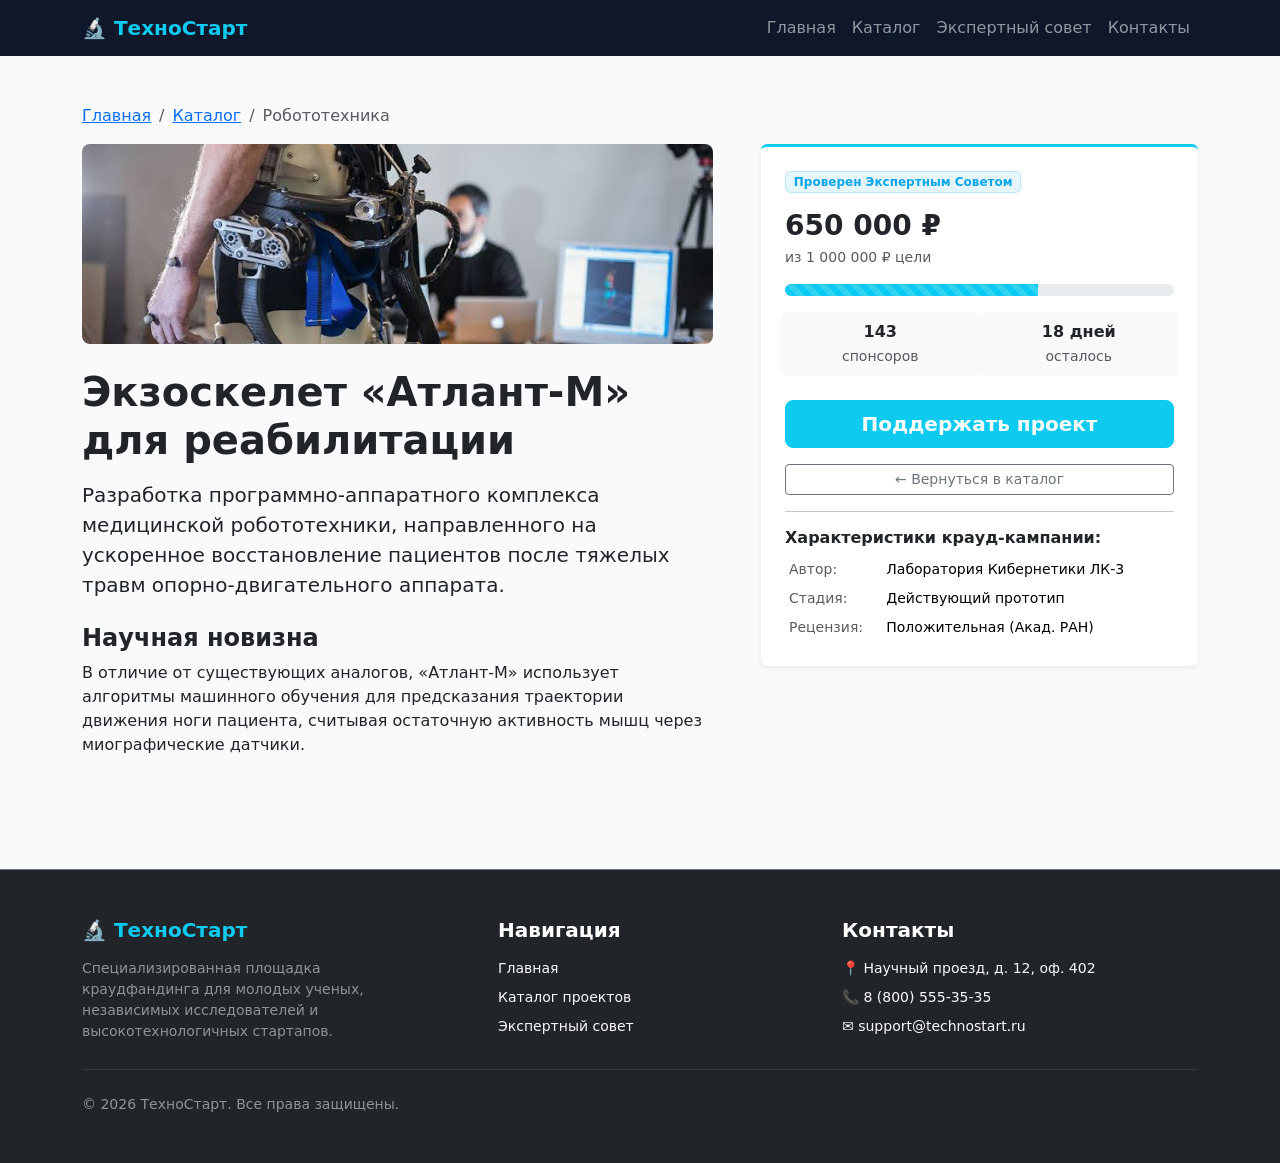
<file: product1.html>
<!DOCTYPE html>
<html lang="ru">
<head>
    <meta charset="UTF-8">
    <meta name="viewport" content="width=device-width, initial-scale=1.0">
    <title>Экзоскелет «Атлант-М» — ТехноСтарт</title>
    <link href="https://cdn.jsdelivr.net/npm/bootstrap@5.3.3/dist/css/bootstrap.min.css" rel="stylesheet">
    <link rel="stylesheet" href="css/custom.css">
</head>
<body>
    <nav class="navbar navbar-expand-lg navbar-dark bg-dark sticky-top">
        <div class="container">
            <a class="navbar-brand fw-bold text-info" href="index.html">🔬 ТехноСтарт</a>
            <button class="navbar-toggler" type="button" data-bs-toggle="collapse" data-bs-target="#navbarNav">
                <span class="navbar-toggler-icon"></span>
            </button>
            <div class="collapse navbar-collapse" id="navbarNav">
                <ul class="navbar-nav ms-auto">
                    <li class="nav-item"><a class="nav-link" href="index.html">Главная</a></li>
                    <li class="nav-item"><a class="nav-link" href="catalog.html">Каталог</a></li>
                    <li class="nav-item"><a class="nav-link" href="experts.html">Экспертный совет</a></li>
                    <li class="nav-item"><a class="nav-link" href="contacts.html">Контакты</a></li>
                </ul>
            </div>
        </div>
    </nav>

    <main class="container my-5">
        <!-- Хлебные крошки -->
        <nav aria-label="breadcrumb">
        <ol class="breadcrumb">
            <li class="breadcrumb-item"><a href="index.html">Главная</a></li>
            <li class="breadcrumb-item"><a href="catalog.html">Каталог</a></li>
            <li class="breadcrumb-item active">Робототехника</li>
        </ol>
        </nav>

        <div class="row g-5">
        <div class="col-lg-7">
            <img src="images/exoskeleton.jpg" class="img-fluid rounded-3 mb-4 card-img-top object-fit-cover" alt="Прототип экзоскелета Атлант-М">
            <h1 class="fw-bold mb-3">Экзоскелет «Атлант-М» для реабилитации</h1>
            <p class="lead">Разработка программно-аппаратного комплекса медицинской робототехники, направленного на ускоренное восстановление пациентов после тяжелых травм опорно-двигательного аппарата.</p>
            
            <h4 class="fw-bold mt-4">Научная новизна</h4>
            <p>В отличие от существующих аналогов, «Атлант-М» использует алгоритмы машинного обучения для предсказания траектории движения ноги пациента, считывая остаточную активность мышц через миографические датчики.</p>
        </div>

        <div class="col-lg-5">
            <div class="card p-4 shadow-sm border-0 border-top border-info border-3">
            <span class="badge badge-tech align-self-start mb-3">Проверен Экспертным Советом</span>
            
            <h3 class="fw-bold mb-1">650 000 ₽</h3>
            <p class="text-muted small">из 1 000 000 ₽ цели</p>
            
            <div class="progress mb-3" style="height: 12px;">
                <div class="progress-bar bg-info progress-bar-striped progress-bar-animated" style="width: 65%"></div>
            </div>

            <div class="row text-center g-2 mb-4">
                <div class="col-6 bg-light p-2 rounded">
                <div class="fw-bold">143</div>
                <small class="text-muted">спонсоров</small>
                </div>
                <div class="col-6 bg-light p-2 rounded">
                <div class="fw-bold">18 дней</div>
                <small class="text-muted">осталось</small>
                </div>
            </div>

            <button class="btn btn-info text-white btn-lg w-100 mb-3 fw-bold" data-bs-toggle="modal" data-bs-target="#supportModal">Поддержать проект</button>
            <a href="catalog.html" class="btn btn-outline-secondary btn-sm w-100">← Вернуться в каталог</a>

            <hr>
            
            <h6 class="fw-bold">Характеристики крауд-кампании:</h6>
            <table class="table table-sm table-borderless small mb-0">
                <tr><td class="text-muted">Автор:</td><td>Лаборатория Кибернетики ЛК-3</td></tr>
                <tr><td class="text-muted">Стадия:</td><td>Действующий прототип</td></tr>
                <tr><td class="text-muted">Рецензия:</td><td>Положительная (Акад. РАН)</td></tr>
            </table>
            </div>
        </div>
        </div>
    </main>

    <div class="modal fade" id="supportModal" tabindex="-1">
        <div class="modal-dialog">
            <div class="modal-content">
                <div class="modal-header">
                    <h5 class="modal-title fw-bold">Поддержка проекта</h5>
                    <button type="button" class="btn-close" data-bs-dismiss="modal"></button>
                </div>
                <div class="modal-body">
                    <form>
                        <div class="mb-3">
                            <label class="form-label">Сумма взноса (₽)</label>
                            <input type="number" class="form-control" value="1000">
                        </div>
                        <div class="mb-3">
                            <label class="form-label">Ваше имя (или анонимно)</label>
                            <input type="text" class="form-control" placeholder="Иван И.">
                        </div>
                        <div class="form-check mb-3">
                            <input type="checkbox" class="form-check-input" id="termsCheck">
                            <label class="form-check-label small" for="termsCheck">Согласен с правилами платформы</label>
                        </div>
                        <button type="submit" class="btn btn-info w-100 text-white fw-bold">Перейти к оплате</button>
                    </form>
                </div>
            </div>
        </div>
    </div>

    <footer class="bg-dark text-white-50 py-5 mt-5 border-top border-secondary">
        <div class="container">
            <div class="row g-4 text-start">
                <div class="col-md-4">
                    <h5 class="text-info fw-bold mb-3">🔬 ТехноСтарт</h5>
                    <p class="small mb-0">Специализированная площадка краудфандинга для молодых ученых, независимых исследователей и высокотехнологичных стартапов.</p>
                </div>
                <div class="col-6 col-md-4 ps-md-5">
                    <h5 class="text-white fw-bold mb-3">Навигация</h5>
                    <ul class="list-unstyled small mb-0">
                        <li class="mb-2"><a href="index.html" class="link-light text-decoration-none">Главная</a></li>
                        <li class="mb-2"><a href="catalog.html" class="link-light text-decoration-none">Каталог проектов</a></li>
                        <li class="mb-2"><a href="experts.html" class="link-light text-decoration-none">Экспертный совет</a></li>
                    </ul>
                </div>
                <div class="col-6 col-md-4">
                    <h5 class="text-white fw-bold mb-3">Контакты</h5>
                    <ul class="list-unstyled small mb-0 text-light">
                        <li class="mb-2">📍 Научный проезд, д. 12, оф. 402</li>
                        <li class="mb-2">📞 8 (800) 555-35-35</li>
                        <li class="mb-2">✉️ <a href="mailto:support@technostart.ru" class="link-light text-decoration-none">support@technostart.ru</a></li>
                    </ul>
                </div>
            </div>
            <hr class="border-secondary my-4">
            <div class="d-flex flex-column flex-sm-row justify-content-between align-items-center small">
                <span class="mb-2 mb-sm-0">&copy; 2026 ТехноСтарт. Все права защищены.</span>
                <span class="text-muted text-center text-sm-end">Проект разработан для поддержки инноваций и молодых ученых.</span>
            </div>
        </div>
    </footer>
    <script
        src="https://cdn.jsdelivr.net/npm/bootstrap@5.3.3/dist/js/bootstrap.bundle.min.js">
    </script>
    <script src="js/main.js"></script>
</body>
</html>
</file>
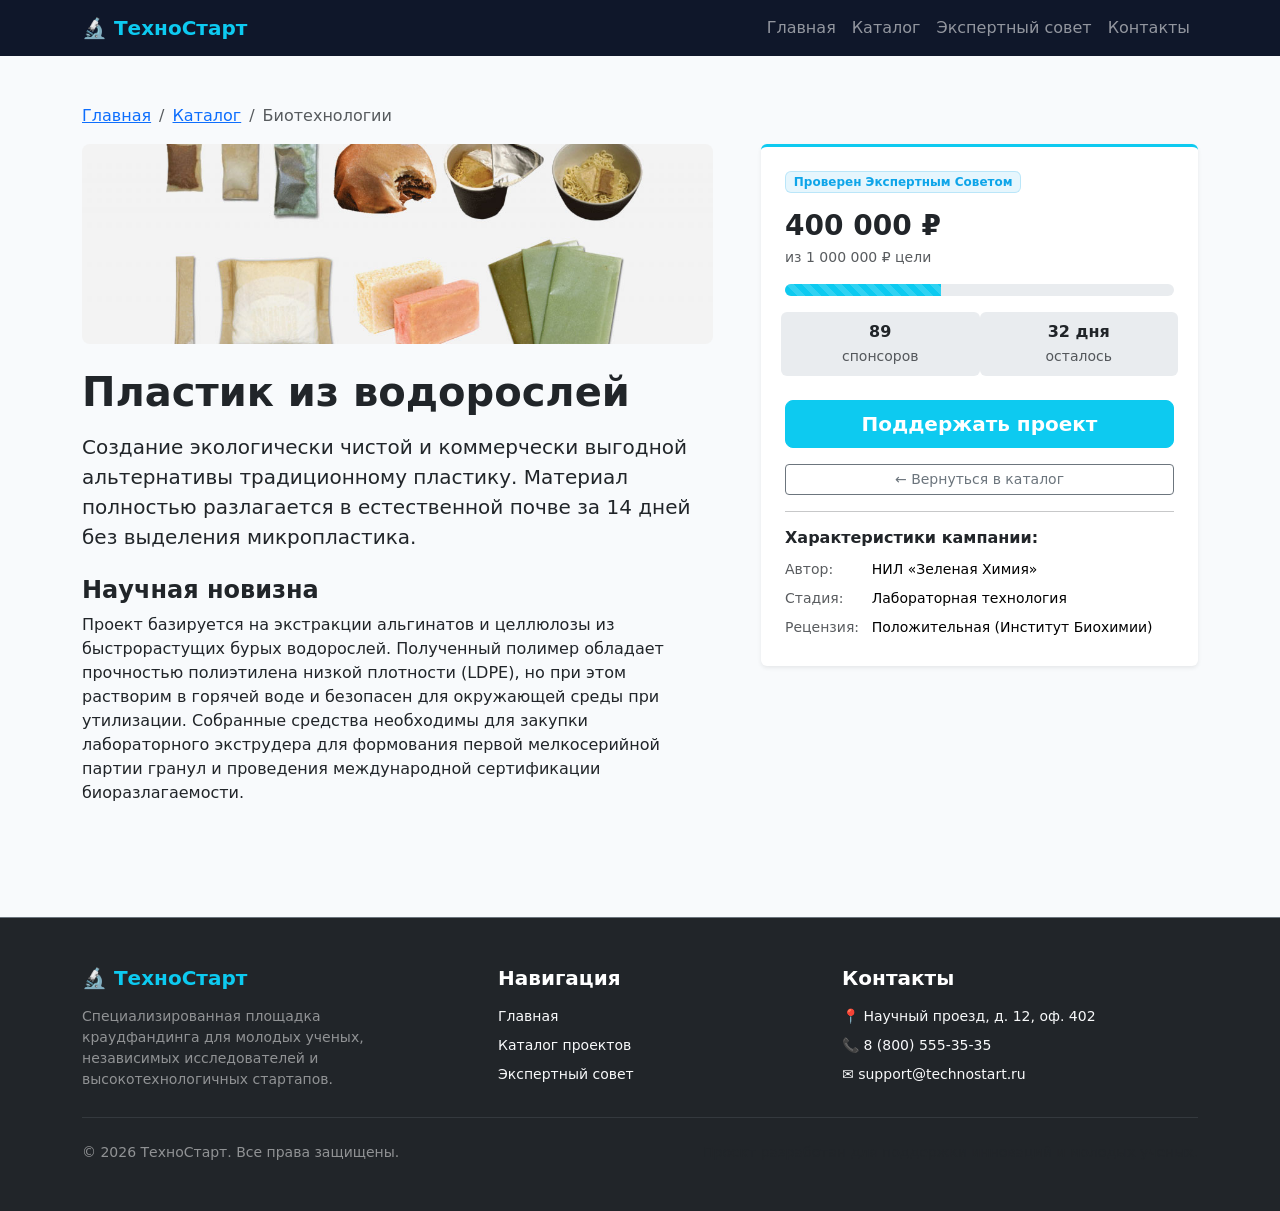
<file: product2.html>
<!DOCTYPE html>
<html lang="ru">
<head>
    <meta charset="UTF-8">
    <meta name="viewport" content="width=device-width, initial-scale=1.0">
    <title>Пластик из водорослей — ТехноСтарт</title>
    <link href="https://cdn.jsdelivr.net/npm/bootstrap@5.3.3/dist/css/bootstrap.min.css" rel="stylesheet">
    <link rel="stylesheet" href="css/custom.css">
</head>
<body>
    <nav class="navbar navbar-expand-lg navbar-dark bg-dark sticky-top">
        <div class="container">
            <a class="navbar-brand fw-bold text-info" href="index.html">🔬 ТехноСтарт</a>
            <button class="navbar-toggler" type="button" data-bs-toggle="collapse" data-bs-target="#navbarNav">
                <span class="navbar-toggler-icon"></span>
            </button>
            <div class="collapse navbar-collapse" id="navbarNav">
                <ul class="navbar-nav ms-auto">
                    <li class="nav-item"><a class="nav-link" href="index.html">Главная</a></li>
                    <li class="nav-item"><a class="nav-link" href="catalog.html">Каталог</a></li>
                    <li class="nav-item"><a class="nav-link" href="experts.html">Экспертный совет</a></li>
                    <li class="nav-item"><a class="nav-link" href="contacts.html">Контакты</a></li>
                </ul>
            </div>
        </div>
    </nav>

    <main class="container my-5">
        <nav aria-label="breadcrumb">
        <ol class="breadcrumb">
            <li class="breadcrumb-item"><a href="index.html">Главная</a></li>
            <li class="breadcrumb-item"><a href="catalog.html">Каталог</a></li>
            <li class="breadcrumb-item active" aria-current="page">Биотехнологии</li>
        </ol>
        </nav>

        <div class="row g-5">
        <div class="col-lg-7">
            <img src="images/plastic.jpg" class="img-fluid rounded-3 mb-4 card-img-top object-fit-cover" alt="Пластик из водорослей">
            <h1 class="fw-bold mb-3">Пластик из водорослей</h1>
            <p class="lead">Создание экологически чистой и коммерчески выгодной альтернативы традиционному пластику. Материал полностью разлагается в естественной почве за 14 дней без выделения микропластика.</p>
            
            <h4 class="fw-bold mt-4">Научная новизна</h4>
            <p>Проект базируется на экстракции альгинатов и целлюлозы из быстрорастущих бурых водорослей. Полученный полимер обладает прочностью полиэтилена низкой плотности (LDPE), но при этом растворим в горячей воде и безопасен для окружающей среды при утилизации. Собранные средства необходимы для закупки лабораторного экструдера для формования первой мелкосерийной партии гранул и проведения международной сертификации биоразлагаемости.</p>
        </div>

        <div class="col-lg-5">
            <div class="card p-4 shadow-sm border-0 border-top border-info border-3">
            <span class="badge badge-tech align-self-start mb-3">Проверен Экспертным Советом</span>
            
            <h3 class="fw-bold mb-1">400 000 ₽</h3>
            <p class="text-muted small">из 1 000 000 ₽ цели</p>
            
            <div class="progress mb-3" style="height: 12px;">
                <div class="progress-bar bg-info progress-bar-striped progress-bar-animated" style="width: 40%"></div>
            </div>

            <div class="row text-center g-2 mb-4">
                <div class="col-6 bg-body-secondary p-2 rounded">
                <div class="fw-bold">89</div>
                <small class="text-muted">спонсоров</small>
                </div>
                <div class="col-6 bg-body-secondary p-2 rounded">
                <div class="fw-bold">32 дня</div>
                <small class="text-muted">осталось</small>
                </div>
            </div>

            <button class="btn btn-info text-white btn-lg w-100 mb-3 fw-bold" data-bs-toggle="modal" data-bs-target="#supportModal">Поддержать проект</button>
            <a href="catalog.html" class="btn btn-outline-secondary btn-sm w-100">← Вернуться в каталог</a>

            <hr>
            
            <h6 class="fw-bold">Характеристики кампании:</h6>
            <table class="table table-sm table-borderless small mb-0">
                <tbody>
                <tr><td class="text-muted ps-0">Автор:</td><td>НИЛ «Зеленая Химия»</td></tr>
                <tr><td class="text-muted ps-0">Стадия:</td><td>Лабораторная технология</td></tr>
                <tr><td class="text-muted ps-0">Рецензия:</td><td>Положительная (Институт Биохимии)</td></tr>
                </tbody>
            </table>
            </div>
        </div>
        </div>
    </main>

    <div class="modal fade" id="supportModal" tabindex="-1">
        <div class="modal-dialog">
            <div class="modal-content">
                <div class="modal-header">
                    <h5 class="modal-title fw-bold">Поддержка проекта</h5>
                    <button type="button" class="btn-close" data-bs-dismiss="modal"></button>
                </div>
                <div class="modal-body">
                    <form>
                        <div class="mb-3">
                            <label class="form-label">Сумма взноса (₽)</label>
                            <input type="number" class="form-control" value="1000">
                        </div>
                        <div class="mb-3">
                            <label class="form-label">Ваше имя (или анонимно)</label>
                            <input type="text" class="form-control" placeholder="Иван И.">
                        </div>
                        <div class="form-check mb-3">
                            <input type="checkbox" class="form-check-input" id="termsCheck">
                            <label class="form-check-label small" for="termsCheck">Согласен с правилами платформы</label>
                        </div>
                        <button type="submit" class="btn btn-info w-100 text-white fw-bold">Перейти к оплате</button>
                    </form>
                </div>
            </div>
        </div>
    </div>

    <footer class="bg-dark text-white-50 py-5 mt-5 border-top border-secondary">
        <div class="container">
            <div class="row g-4 text-start">
                <div class="col-md-4">
                    <h5 class="text-info fw-bold mb-3">🔬 ТехноСтарт</h5>
                    <p class="small mb-0">Специализированная площадка краудфандинга для молодых ученых, независимых исследователей и высокотехнологичных стартапов.</p>
                </div>
                <div class="col-6 col-md-4 ps-md-5">
                    <h5 class="text-white fw-bold mb-3">Навигация</h5>
                    <ul class="list-unstyled small mb-0">
                        <li class="mb-2"><a href="index.html" class="link-light text-decoration-none">Главная</a></li>
                        <li class="mb-2"><a href="catalog.html" class="link-light text-decoration-none">Каталог проектов</a></li>
                        <li class="mb-2"><a href="experts.html" class="link-light text-decoration-none">Экспертный совет</a></li>
                    </ul>
                </div>
                <div class="col-6 col-md-4">
                    <h5 class="text-white fw-bold mb-3">Контакты</h5>
                    <ul class="list-unstyled small mb-0 text-light">
                        <li class="mb-2">📍 Научный проезд, д. 12, оф. 402</li>
                        <li class="mb-2">📞 8 (800) 555-35-35</li>
                        <li class="mb-2">✉️ <a href="mailto:support@technostart.ru" class="link-light text-decoration-none">support@technostart.ru</a></li>
                    </ul>
                </div>
            </div>
            <hr class="border-secondary my-4">
            <div class="d-flex flex-column flex-sm-row justify-content-between align-items-center small">
                <span class="mb-2 mb-sm-0">&copy; 2026 ТехноСтарт. Все права защищены.</span>
                <span class="text-muted text-center text-sm-end">Проект разработан для поддержки инноваций и молодых ученых.</span>
            </div>
        </div>
    </footer>
    <script
        src="https://cdn.jsdelivr.net/npm/bootstrap@5.3.3/dist/js/bootstrap.bundle.min.js">
    </script>
    <script src="js/main.js"></script>
</body>
</html>
</file>
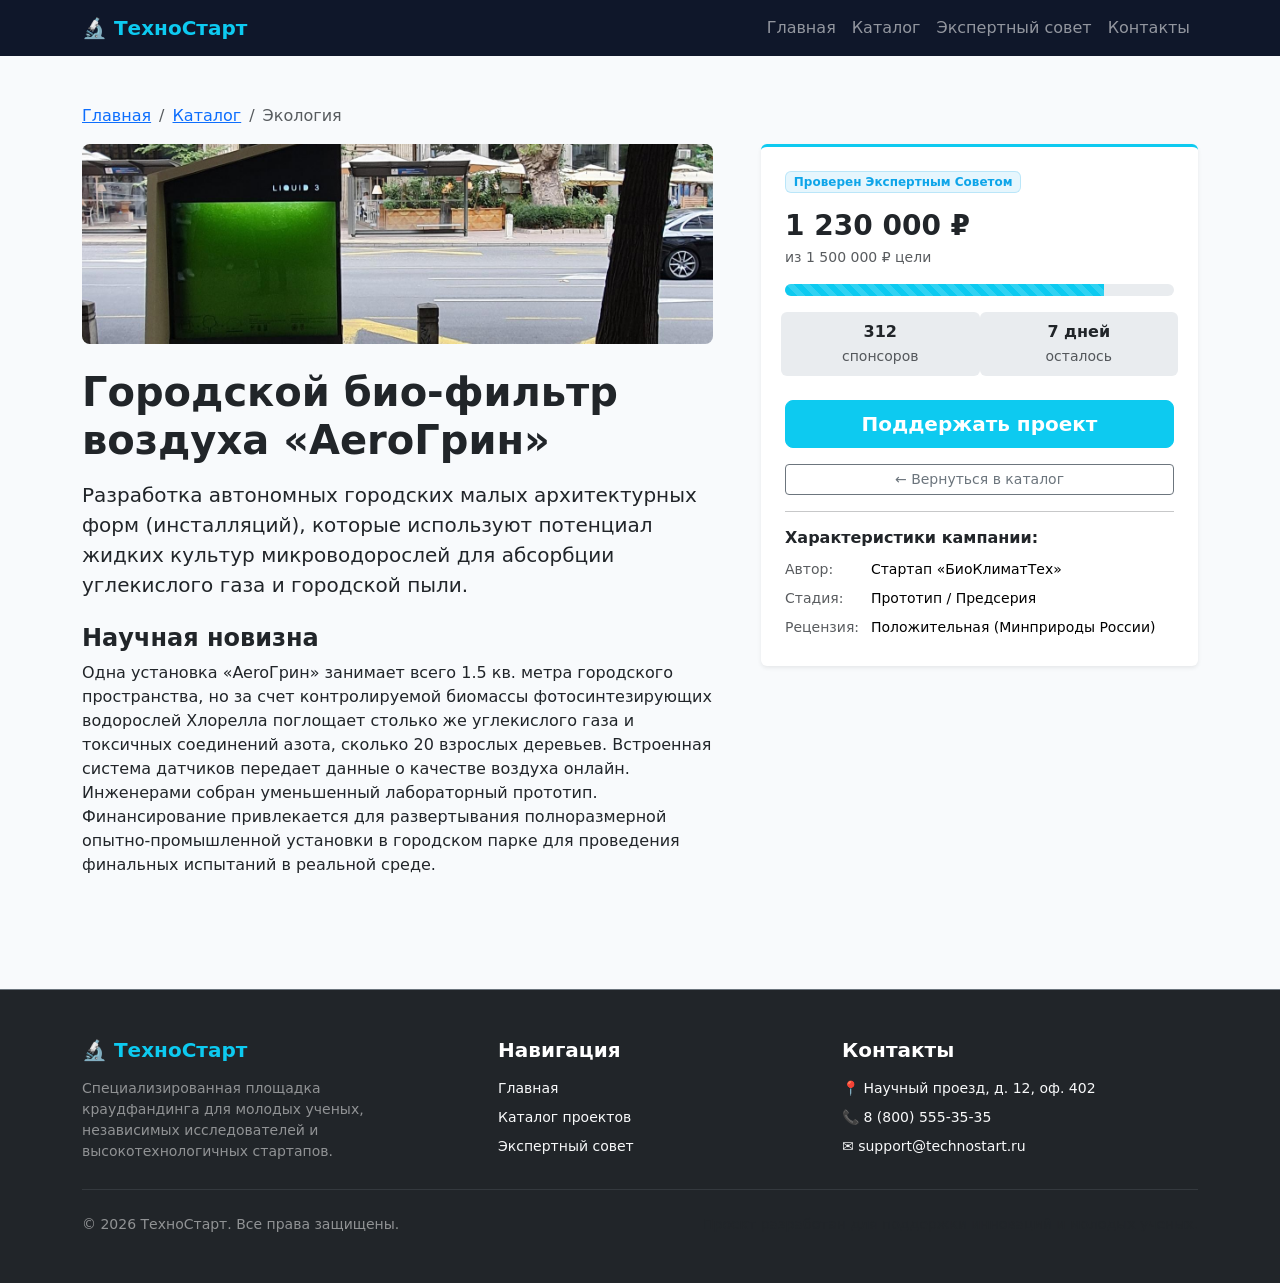
<file: product3.html>
<!DOCTYPE html>
<html lang="ru">
<head>
    <meta charset="UTF-8">
    <meta name="viewport" content="width=device-width, initial-scale=1.0">
    <title>Городской био-фильтр воздуха «AeroГрин» — ТехноСтарт</title>
    <link href="https://cdn.jsdelivr.net/npm/bootstrap@5.3.3/dist/css/bootstrap.min.css" rel="stylesheet">
    <link rel="stylesheet" href="css/custom.css">
</head>
<body>
    <nav class="navbar navbar-expand-lg navbar-dark bg-dark sticky-top">
        <div class="container">
            <a class="navbar-brand fw-bold text-info" href="index.html">🔬 ТехноСтарт</a>
            <button class="navbar-toggler" type="button" data-bs-toggle="collapse" data-bs-target="#navbarNav">
                <span class="navbar-toggler-icon"></span>
            </button>
            <div class="collapse navbar-collapse" id="navbarNav">
                <ul class="navbar-nav ms-auto">
                    <li class="nav-item"><a class="nav-link" href="index.html">Главная</a></li>
                    <li class="nav-item"><a class="nav-link" href="catalog.html">Каталог</a></li>
                    <li class="nav-item"><a class="nav-link" href="experts.html">Экспертный совет</a></li>
                    <li class="nav-item"><a class="nav-link" href="contacts.html">Контакты</a></li>
                </ul>
            </div>
        </div>
    </nav>

    <main class="container my-5">
        <nav aria-label="breadcrumb">
            <ol class="breadcrumb">
                <li class="breadcrumb-item"><a href="index.html">Главная</a></li>
                <li class="breadcrumb-item"><a href="catalog.html">Каталог</a></li>
                <li class="breadcrumb-item active" aria-current="page">Экология</li>
            </ol>
        </nav>

        <div class="row g-5">
            <div class="col-lg-7">
                <img src="images/aerogreen.jpg" class="img-fluid rounded-3 mb-4 card-img-top object-fit-cover" alt="Био-фильтр воздуха">
                <h1 class="fw-bold mb-3">Городской био-фильтр воздуха «AeroГрин»</h1>
                <p class="lead">Разработка автономных городских малых архитектурных форм (инсталляций), которые используют потенциал жидких культур микроводорослей для абсорбции углекислого газа и городской пыли.</p>
                
                <h4 class="fw-bold mt-4">Научная новизна</h4>
                <p>Одна установка «AeroГрин» занимает всего 1.5 кв. метра городского пространства, но за счет контролируемой биомассы фотосинтезирующих водорослей Хлорелла поглощает столько же углекислого газа и токсичных соединений азота, сколько 20 взрослых деревьев. Встроенная система датчиков передает данные о качестве воздуха онлайн. Инженерами собран уменьшенный лабораторный прототип. Финансирование привлекается для развертывания полноразмерной опытно-промышленной установки в городском парке для проведения финальных испытаний в реальной среде.</p>
            </div>

            <div class="col-lg-5">
                <div class="card p-4 shadow-sm border-0 border-top border-info border-3">
                <span class="badge badge-tech align-self-start mb-3">Проверен Экспертным Советом</span>
                
                <h3 class="fw-bold mb-1">1 230 000 ₽</h3>
                <p class="text-muted small">из 1 500 000 ₽ цели</p>
                
                <div class="progress mb-3" style="height: 12px;">
                    <div class="progress-bar bg-info progress-bar-striped progress-bar-animated" style="width: 82%"></div>
                </div>

                <div class="row text-center g-2 mb-4">
                    <div class="col-6 bg-body-secondary p-2 rounded">
                    <div class="fw-bold">312</div>
                    <small class="text-muted">спонсоров</small>
                    </div>
                    <div class="col-6 bg-body-secondary p-2 rounded">
                    <div class="fw-bold">7 дней</div>
                    <small class="text-muted">осталось</small>
                    </div>
                </div>

                <button class="btn btn-info text-white btn-lg w-100 mb-3 fw-bold" data-bs-toggle="modal" data-bs-target="#supportModal">Поддержать проект</button>
                <a href="catalog.html" class="btn btn-outline-secondary btn-sm w-100">← Вернуться в каталог</a>

                <hr>
                
                <h6 class="fw-bold">Характеристики кампании:</h6>
                <table class="table table-sm table-borderless small mb-0">
                    <tbody>
                        <tr><td class="text-muted ps-0">Автор:</td><td>Стартап «БиоКлиматТех»</td></tr>
                        <tr><td class="text-muted ps-0">Стадия:</td><td>Прототип / Предсерия</td></tr>
                        <tr><td class="text-muted ps-0">Рецензия:</td><td>Положительная (Минприроды России)</td></tr>
                    </tbody>
                </table>
                </div>
            </div>
        </div>
    </main>

    <div class="modal fade" id="supportModal" tabindex="-1">
        <div class="modal-dialog">
            <div class="modal-content">
                <div class="modal-header">
                    <h5 class="modal-title fw-bold">Поддержка проекта</h5>
                    <button type="button" class="btn-close" data-bs-dismiss="modal"></button>
                </div>
                <div class="modal-body">
                    <form>
                        <div class="mb-3">
                            <label class="form-label">Сумма взноса (₽)</label>
                            <input type="number" class="form-control" value="1000">
                        </div>
                        <div class="mb-3">
                            <label class="form-label">Ваше имя (или анонимно)</label>
                            <input type="text" class="form-control" placeholder="Иван И.">
                        </div>
                        <div class="form-check mb-3">
                            <input type="checkbox" class="form-check-input" id="termsCheck">
                            <label class="form-check-label small" for="termsCheck">Согласен с правилами платформы</label>
                        </div>
                        <button type="submit" class="btn btn-info w-100 text-white fw-bold">Перейти к оплате</button>
                    </form>
                </div>
            </div>
        </div>
    </div>

    <footer class="bg-dark text-white-50 py-5 mt-5 border-top border-secondary">
        <div class="container">
            <div class="row g-4 text-start">
                <div class="col-md-4">
                    <h5 class="text-info fw-bold mb-3">🔬 ТехноСтарт</h5>
                    <p class="small mb-0">Специализированная площадка краудфандинга для молодых ученых, независимых исследователей и высокотехнологичных стартапов.</p>
                </div>
                <div class="col-6 col-md-4 ps-md-5">
                    <h5 class="text-white fw-bold mb-3">Навигация</h5>
                    <ul class="list-unstyled small mb-0">
                        <li class="mb-2"><a href="index.html" class="link-light text-decoration-none">Главная</a></li>
                        <li class="mb-2"><a href="catalog.html" class="link-light text-decoration-none">Каталог проектов</a></li>
                        <li class="mb-2"><a href="experts.html" class="link-light text-decoration-none">Экспертный совет</a></li>
                    </ul>
                </div>
                <div class="col-6 col-md-4">
                    <h5 class="text-white fw-bold mb-3">Контакты</h5>
                    <ul class="list-unstyled small mb-0 text-light">
                        <li class="mb-2">📍 Научный проезд, д. 12, оф. 402</li>
                        <li class="mb-2">📞 8 (800) 555-35-35</li>
                        <li class="mb-2">✉️ <a href="mailto:support@technostart.ru" class="link-light text-decoration-none">support@technostart.ru</a></li>
                    </ul>
                </div>
            </div>
            <hr class="border-secondary my-4">
            <div class="d-flex flex-column flex-sm-row justify-content-between align-items-center small">
                <span class="mb-2 mb-sm-0">&copy; 2026 ТехноСтарт. Все права защищены.</span>
                <span class="text-muted text-center text-sm-end">Проект разработан для поддержки инноваций и молодых ученых.</span>
            </div>
        </div>
    </footer>
    <script
        src="https://cdn.jsdelivr.net/npm/bootstrap@5.3.3/dist/js/bootstrap.bundle.min.js">
    </script>
    <script src="js/main.js"></script>
</body>
</html>
</file>
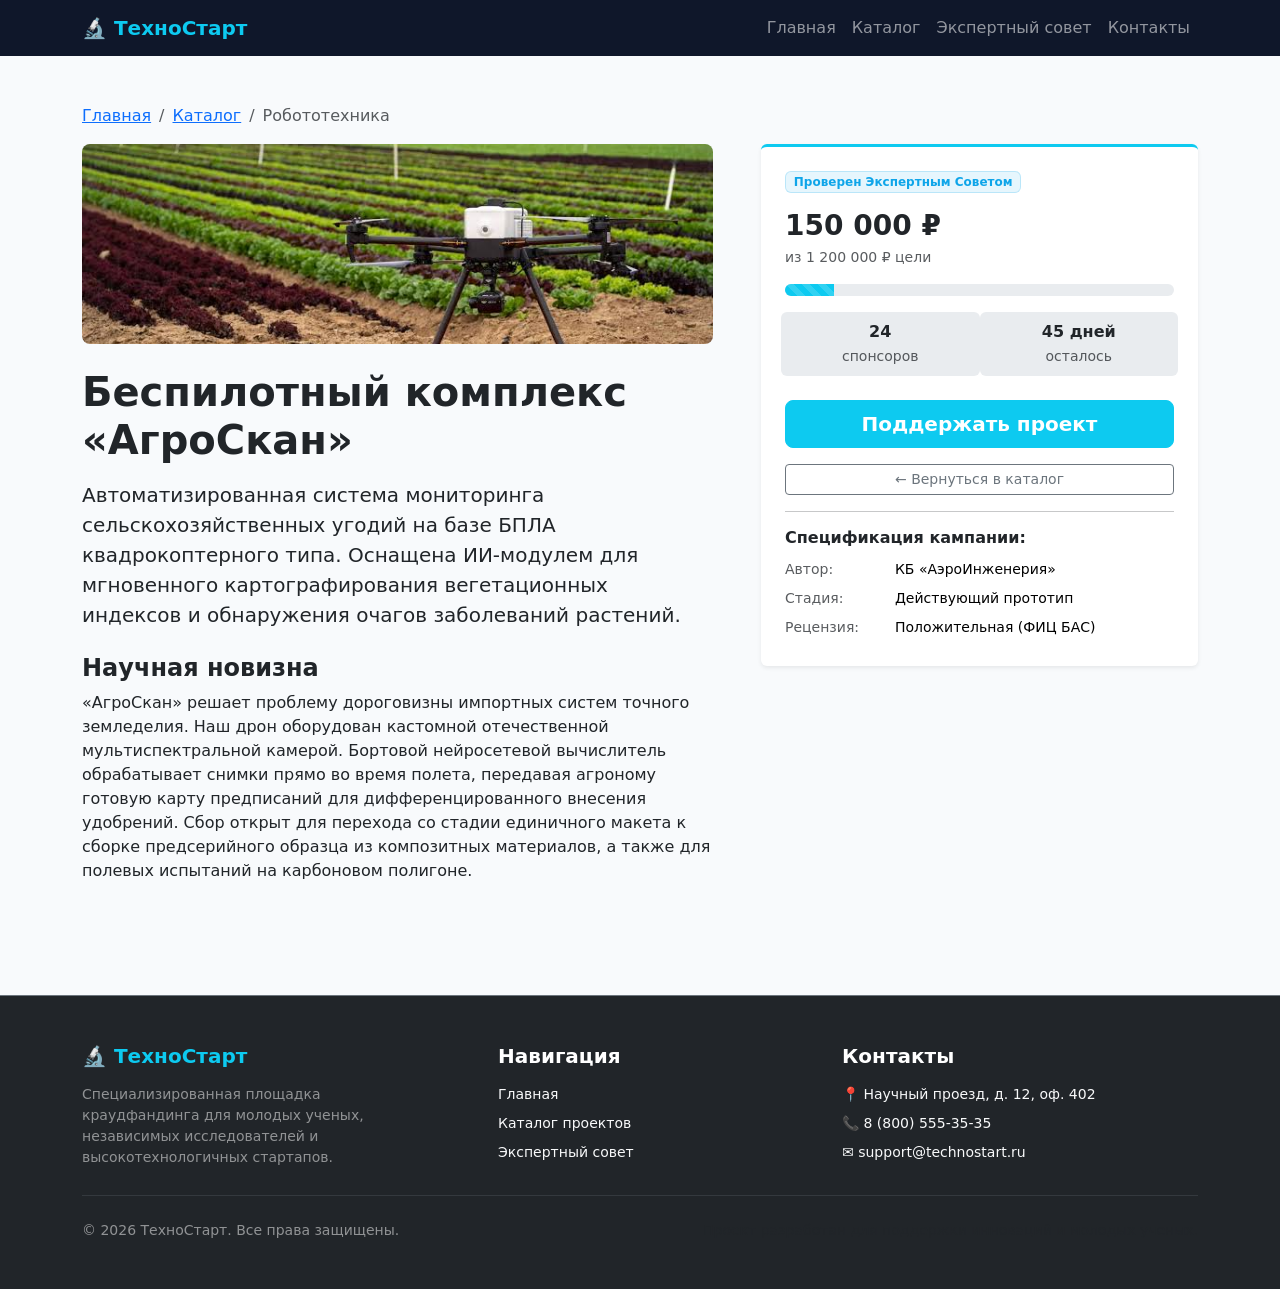
<file: product4.html>
<!DOCTYPE html>
<html lang="ru">
<head>
    <meta charset="UTF-8">
    <meta name="viewport" content="width=device-width, initial-scale=1.0">
    <title>Беспилотный комплекс «АгроСкан» — ТехноСтарт</title>
    <link href="https://cdn.jsdelivr.net/npm/bootstrap@5.3.3/dist/css/bootstrap.min.css" rel="stylesheet">
    <link rel="stylesheet" href="css/custom.css">
</head>
<body>
    <nav class="navbar navbar-expand-lg navbar-dark bg-dark sticky-top">
        <div class="container">
            <a class="navbar-brand fw-bold text-info" href="index.html">🔬 ТехноСтарт</a>
            <button class="navbar-toggler" type="button" data-bs-toggle="collapse" data-bs-target="#navbarNav">
                <span class="navbar-toggler-icon"></span>
            </button>
            <div class="collapse navbar-collapse" id="navbarNav">
                <ul class="navbar-nav ms-auto">
                    <li class="nav-item"><a class="nav-link" href="index.html">Главная</a></li>
                    <li class="nav-item"><a class="nav-link" href="catalog.html">Каталог</a></li>
                    <li class="nav-item"><a class="nav-link" href="experts.html">Экспертный совет</a></li>  
                    <li class="nav-item"><a class="nav-link" href="contacts.html">Контакты</a></li>
                </ul>
            </div>
        </div>
    </nav>

    <main class="container my-5">
        <nav aria-label="breadcrumb">
        <ol class="breadcrumb">
            <li class="breadcrumb-item"><a href="index.html">Главная</a></li>
            <li class="breadcrumb-item"><a href="catalog.html">Каталог</a></li>
            <li class="breadcrumb-item active" aria-current="page">Робототехника</li>
        </ol>
        </nav>

        <div class="row g-5">
            <div class="col-lg-7">
                <img src="images/agroscan.jpg" class="img-fluid rounded-3 mb-4 card-img-top object-fit-cover" alt="Прототип БПЛА">
                <h1 class="fw-bold mb-3">Беспилотный комплекс «АгроСкан»</h1>
                <p class="lead">Автоматизированная система мониторинга сельскохозяйственных угодий на базе БПЛА квадрокоптерного типа. Оснащена ИИ-модулем для мгновенного картографирования вегетационных индексов и обнаружения очагов заболеваний растений.</p>
                
                <h4 class="fw-bold mt-4">Научная новизна</h4>
                <p>«АгроСкан» решает проблему дороговизны импортных систем точного земледелия. Наш дрон оборудован кастомной отечественной мультиспектральной камерой. Бортовой нейросетевой вычислитель обрабатывает снимки прямо во время полета, передавая агроному готовую карту предписаний для дифференцированного внесения удобрений. Сбор открыт для перехода со стадии единичного макета к сборке предсерийного образца из композитных материалов, а также для полевых испытаний на карбоновом полигоне.</p>
            </div>

            <div class="col-lg-5">
                <div class="card p-4 shadow-sm border-0 border-top border-info border-3">
                <span class="badge badge-tech align-self-start mb-3">Проверен Экспертным Советом</span>
                
                <h3 class="fw-bold mb-1">150 000 ₽</h3>
                <p class="text-muted small">из 1 200 000 ₽ цели</p>
                
                <div class="progress mb-3" style="height: 12px;">
                    <div class="progress-bar bg-info progress-bar-striped progress-bar-animated" style="width: 12.5%"></div>
                </div>

                <div class="row text-center g-2 mb-4">
                    <div class="col-6 bg-body-secondary p-2 rounded">
                    <div class="fw-bold">24</div>
                    <small class="text-muted">спонсоров</small>
                    </div>
                    <div class="col-6 bg-body-secondary p-2 rounded">
                    <div class="fw-bold">45 дней</div>
                    <small class="text-muted">осталось</small>
                    </div>
                </div>

                <button class="btn btn-info text-white btn-lg w-100 mb-3 fw-bold" data-bs-toggle="modal" data-bs-target="#supportModal">Поддержать проект</button>
                <a href="catalog.html" class="btn btn-outline-secondary btn-sm w-100">← Вернуться в каталог</a>

                <hr>
                
                <h6 class="fw-bold">Спецификация кампании:</h6>
                <table class="table table-sm table-borderless small mb-0">
                    <tbody>
                    <tr><td class="text-muted ps-0">Автор:</td><td>КБ «АэроИнженерия»</td></tr>
                    <tr><td class="text-muted ps-0">Стадия:</td><td>Действующий прототип</td></tr>
                    <tr><td class="text-muted ps-0">Рецензия:</td><td>Положительная (ФИЦ БАС)</td></tr>
                    </tbody>
                </table>
                </div>
            </div>
        </div>
    </main>

    <div class="modal fade" id="supportModal" tabindex="-1">
        <div class="modal-dialog">
            <div class="modal-content">
                <div class="modal-header">
                    <h5 class="modal-title fw-bold">Поддержка проекта</h5>
                    <button type="button" class="btn-close" data-bs-dismiss="modal"></button>
                </div>
                <div class="modal-body">
                    <form>
                        <div class="mb-3">
                            <label class="form-label">Сумма взноса (₽)</label>
                            <input type="number" class="form-control" value="1000">
                        </div>
                        <div class="mb-3">
                            <label class="form-label">Ваше имя (или анонимно)</label>
                            <input type="text" class="form-control" placeholder="Иван И.">
                        </div>
                        <div class="form-check mb-3">
                            <input type="checkbox" class="form-check-input" id="termsCheck">
                            <label class="form-check-label small" for="termsCheck">Согласен с правилами платформы</label>
                        </div>
                        <button type="submit" class="btn btn-info w-100 text-white fw-bold">Перейти к оплате</button>
                    </form>
                </div>
            </div>
        </div>
    </div>

    <footer class="bg-dark text-white-50 py-5 mt-5 border-top border-secondary">
        <div class="container">
            <div class="row g-4 text-start">
                <div class="col-md-4">
                    <h5 class="text-info fw-bold mb-3">🔬 ТехноСтарт</h5>
                    <p class="small mb-0">Специализированная площадка краудфандинга для молодых ученых, независимых исследователей и высокотехнологичных стартапов.</p>
                </div>
                <div class="col-6 col-md-4 ps-md-5">
                    <h5 class="text-white fw-bold mb-3">Навигация</h5>
                    <ul class="list-unstyled small mb-0">
                        <li class="mb-2"><a href="index.html" class="link-light text-decoration-none">Главная</a></li>
                        <li class="mb-2"><a href="catalog.html" class="link-light text-decoration-none">Каталог проектов</a></li>
                        <li class="mb-2"><a href="experts.html" class="link-light text-decoration-none">Экспертный совет</a></li>
                    </ul>
                </div>
                <div class="col-6 col-md-4">
                    <h5 class="text-white fw-bold mb-3">Контакты</h5>
                    <ul class="list-unstyled small mb-0 text-light">
                        <li class="mb-2">📍 Научный проезд, д. 12, оф. 402</li>
                        <li class="mb-2">📞 8 (800) 555-35-35</li>
                        <li class="mb-2">✉️ <a href="mailto:support@technostart.ru" class="link-light text-decoration-none">support@technostart.ru</a></li>
                    </ul>
                </div>
            </div>
            <hr class="border-secondary my-4">
            <div class="d-flex flex-column flex-sm-row justify-content-between align-items-center small">
                <span class="mb-2 mb-sm-0">&copy; 2026 ТехноСтарт. Все права защищены.</span>
                <span class="text-muted text-center text-sm-end">Проект разработан для поддержки инноваций и молодых ученых.</span>
            </div>
        </div>
    </footer>
    <script
        src="https://cdn.jsdelivr.net/npm/bootstrap@5.3.3/dist/js/bootstrap.bundle.min.js">
    </script>
    <script src="js/main.js"></script>
</body>
</html>
</file>
<file: css/custom.css>
:root {
  --primary-dark: #0f172a;
  --accent-neon: #0ea5e9;
  --bg-light: #f8fafc;
}

body {
  min-height: 100vh;
  display: flex;
  flex-direction: column;
  background-color: var(--bg-light);
  font-family: system-ui, -apple-system, "Segoe UI", Roboto, Helvetica, Arial, sans-serif;
}

main {
  flex: 1;
}

.navbar {
  background-color: var(--primary-dark) !important;
}

.hero-section {
  background: linear-gradient(135deg, #0f172a 0%, #1e293b 100%);
  color: white;
  padding: 60px 0;
}

.placeholder-box {
  min-height: 240px;
  background-color: #e2e8f0;
  display: flex;
  align-items: center;
  justify-content: center;
  border-radius: 8px;
}

.placeholder-image {
  min-height: 320px;
  background-color: #cbd5e1;
  display: flex;
  align-items: center;
  justify-content: center;
  border-radius: 8px;
}

.card-img-top {
  height: 200px;
  object-fit: cover;
}

.project-card {
  transition: transform 0.2s, box-shadow 0.2s;
}

.project-card:hover {
  transform: translateY(-5px);
  box-shadow: 0 10px 20px rgba(0,0,0,0.1);
}

.badge-tech {
  background-color: rgba(14, 165, 233, 0.1);
  color: var(--accent-neon);
  border: 1px solid rgba(14, 165, 233, 0.2);
}

footer {
  background-color: var(--primary-dark);
  color: #94a3b8;
}

/* 1. Плавный переход при смене светлой и тёмной темы */
body, .card, .navbar, footer, .bg-white, .bg-light {
  transition: background-color 0.35s ease, color 0.35s ease, border-color 0.35s ease;
}

/* 2. Неоновое свечение и отклик главных кнопок */
.btn-info {
  transition: transform 0.2s ease, box-shadow 0.2s ease, background-color 0.2s ease;
}

.btn-info:hover {
  transform: translateY(-2px);
  box-shadow: 0 6px 20px rgba(14, 165, 233, 0.45);
}

.btn-info:active {
  transform: translateY(0);
}

/* 3. Интерактивность тегов в каталоге */
.tag-badge {
  transition: transform 0.15s ease, background-color 0.15s ease;
}

.tag-badge:hover {
  transform: scale(1.08);
  background-color: var(--accent-neon) !important;
  color: #0f172a;
}

/* 4. Анимация пульсации для статуса проверки */
@keyframes pulse-glow {
  0% { box-shadow: 0 0 0 0 rgba(14, 165, 233, 0.7); }
  70% { box-shadow: 0 0 0 8px rgba(14, 165, 233, 0); }
  100% { box-shadow: 0 0 0 0 rgba(14, 165, 233, 0); }
}

.badge-tech {
  animation: pulse-glow 2.5s infinite;
}

/* 5. Классы для плавного появления при скролле */
.reveal-item {
  opacity: 0;
  transform: translateY(25px);
  transition: opacity 0.6s ease-out, transform 0.6s ease-out;
}

.reveal-item.visible {
  opacity: 1;
  transform: translateY(0);
}

/* Поддержка тёмной темы (Dark Mode) */
[data-bs-theme="dark"] body {
  background-color: #0b1120;
  color: #e2e8f0;
}

[data-bs-theme="dark"] .card {
  background-color: #1e293b;
  border-color: #334155 !important;
}

[data-bs-theme="dark"] .placeholder-box,
[data-bs-theme="dark"] .placeholder-image {
  background-color: #334155;
  color: #94a3b8 !important;
}

[data-bs-theme="dark"] .bg-white,
[data-bs-theme="dark"] .bg-light {
  background-color: #162032 !important;
  color: #e2e8f0;
  border-color: #334155 !important;
}
</file>
